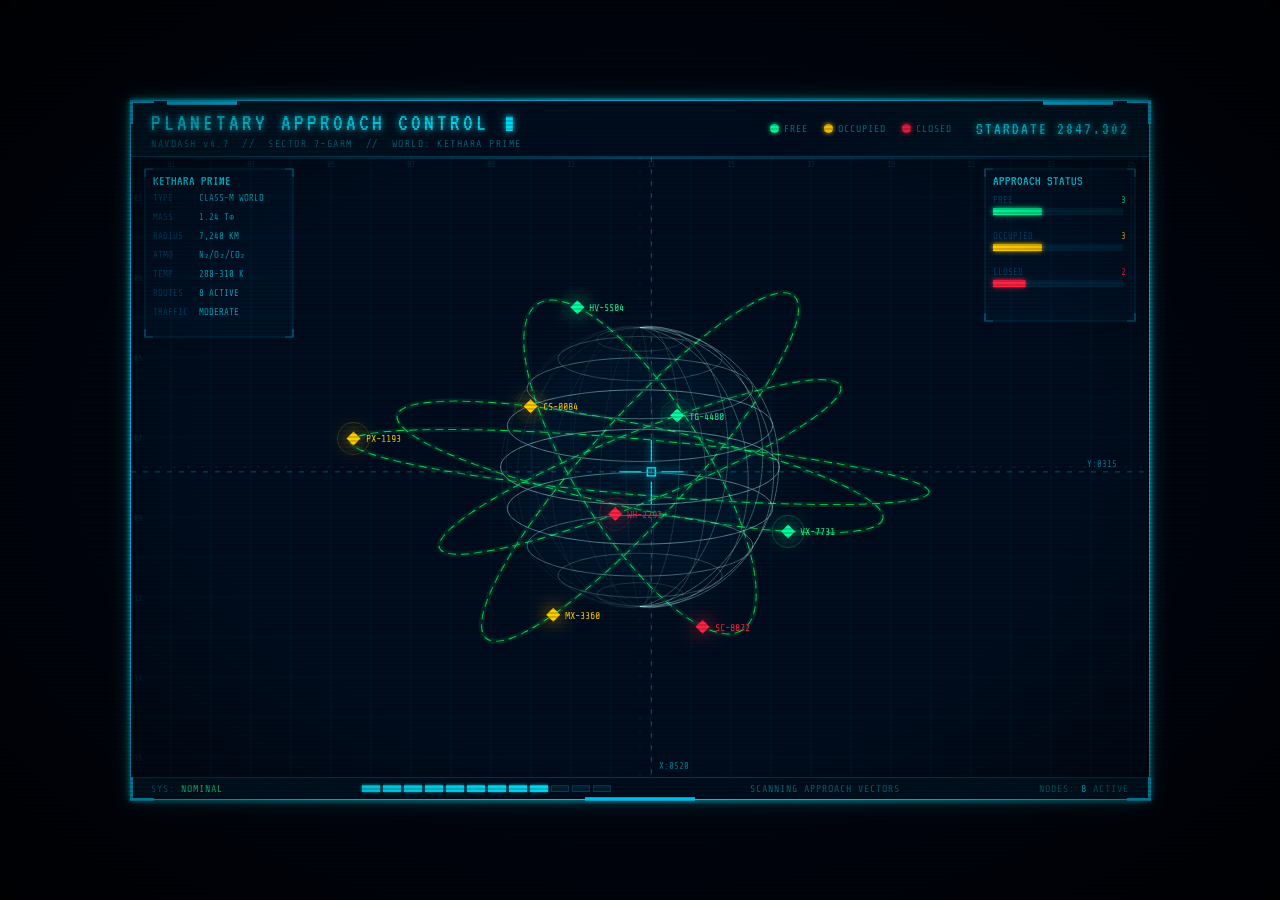
<file: POC Ideas/Loading Screen cassette futurism/index.html>
<!DOCTYPE html>
<html lang="en">
<head>
  <meta charset="UTF-8">
  <meta name="viewport" content="width=device-width, initial-scale=1.0">
  <title>Planetary Approach Control — NAVDASH v4.7</title>
  <link rel="preconnect" href="https://fonts.googleapis.com">
  <link href="https://fonts.googleapis.com/css2?family=Share+Tech+Mono&family=VT323&display=swap" rel="stylesheet">
  <style>
    :root {
      --bg:     #010d1e;
      --cyan:   #00e5ff;
      --green:  #00ff9f;
      --yellow: #ffcc00;
      --red:    #ff2244;
      --frame:  #00ccff;
      --glow:   0 0 6px #00e5ff, 0 0 20px rgba(0,229,255,.28);
      --mono:   'Share Tech Mono', 'Courier New', monospace;
      --vt:     'VT323', monospace;
    }
    *, *::before, *::after { box-sizing: border-box; margin: 0; padding: 0; }

    html, body {
      width: 100%; height: 100%;
      background: #000510;
      display: flex; align-items: center; justify-content: center;
      overflow: hidden;
    }

    /* Scanlines */
    body::before {
      content: ''; position: fixed; inset: 0; z-index: 9999; pointer-events: none;
      background: repeating-linear-gradient(
        0deg, transparent, transparent 2px,
        rgba(0,0,0,.16) 2px, rgba(0,0,0,.16) 4px
      );
    }

    /* CRT vignette */
    body::after {
      content: ''; position: fixed; inset: 0; z-index: 9998; pointer-events: none;
      background: radial-gradient(ellipse at center, transparent 50%, rgba(0,0,0,.78) 100%);
    }

    /* ══ DISPLAY FRAME ══ */
    .display {
      position: relative;
      width: min(96vw, 1020px); height: min(93vh, 700px);
      background: var(--bg);
      border: 1.5px solid var(--frame);
      box-shadow: var(--glow), inset 0 0 45px rgba(0,180,255,.035);
      display: flex; flex-direction: column;
    }

    /* Corner notches */
    .notch { position: absolute; width: 24px; height: 24px; }
    .n-tl { top:-1.5px;    left:-1.5px;   border-top:   3px solid var(--frame); border-left:  3px solid var(--frame); }
    .n-tr { top:-1.5px;    right:-1.5px;  border-top:   3px solid var(--frame); border-right: 3px solid var(--frame); }
    .n-bl { bottom:-1.5px; left:-1.5px;   border-bottom:3px solid var(--frame); border-left:  3px solid var(--frame); }
    .n-br { bottom:-1.5px; right:-1.5px;  border-bottom:3px solid var(--frame); border-right: 3px solid var(--frame); }

    /* Top tab cutouts (decorative notches on top edge) */
    .tab { position: absolute; top: -1.5px; height: 5px; background: var(--frame); }
    .tab-l { left: 36px;  width: 70px; }
    .tab-r { right: 36px; width: 70px; }

    /* Bottom tab cutout */
    .tab-bot { position: absolute; bottom: -1.5px; left: 50%; transform: translateX(-50%); width: 110px; height: 4px; background: var(--frame); }

    /* ══ HEADER ══ */
    .hdr {
      flex: 0 0 auto;
      display: flex; align-items: center; justify-content: space-between;
      padding: 7px 20px;
      border-bottom: 1px solid rgba(0,200,255,.28);
      background: linear-gradient(90deg, rgba(0,204,255,.07) 0%, transparent 35%, transparent 65%, rgba(0,204,255,.07) 100%);
    }
    .hdr-title {
      font-family: var(--vt); font-size: 24px; letter-spacing: 3px;
      color: var(--cyan); text-shadow: var(--glow);
    }
    .hdr-sub {
      font-family: var(--mono); font-size: 10px;
      color: rgba(0,229,255,.42); letter-spacing: 1.5px; margin-top: 2px;
    }
    .hdr-right { display: flex; align-items: center; gap: 24px; }

    .legend { display: flex; gap: 16px; }
    .leg    { display: flex; align-items: center; gap: 5px; font-family: var(--mono); font-size: 10px; color: rgba(0,229,255,.52); letter-spacing: 1px; }
    .dot    { width: 9px; height: 9px; border-radius: 50%; flex-shrink: 0; }
    .dot.free     { background: var(--green);  box-shadow: 0 0 5px var(--green);  }
    .dot.occupied { background: var(--yellow); box-shadow: 0 0 5px var(--yellow); }
    .dot.closed   { background: var(--red);    box-shadow: 0 0 5px var(--red); animation: blink 1.1s step-end infinite; }

    @keyframes blink { 0%,100%{opacity:1} 50%{opacity:.12} }

    .clk {
      font-family: var(--vt); font-size: 17px; letter-spacing: 2px;
      color: var(--cyan); text-shadow: var(--glow);
    }

    /* ══ CANVAS WRAP ══ */
    .cwrap { flex: 1 1 auto; position: relative; overflow: hidden; }
    canvas { display: block; }

    /* Animated sweep line */
    .sweep {
      position: absolute; left: 0; right: 0; height: 2px; top: 0;
      background: linear-gradient(90deg, transparent 0%, rgba(0,229,255,.25) 50%, transparent 100%);
      animation: sweep 7s linear infinite;
      pointer-events: none; z-index: 5;
    }
    @keyframes sweep { 0% { top: 0; } 100% { top: 100%; } }

    /* ══ POPUP ══ */
    .popup {
      position: absolute; z-index: 100; pointer-events: none;
      background: rgba(1,7,20,.97);
      border: 1px solid var(--cyan);
      box-shadow: var(--glow);
      padding: 10px 15px 13px;
      min-width: 248px;
      font-family: var(--mono);
      opacity: 0;
      transition: opacity .2s ease, transform .2s ease;
      transform: scale(.93) translateY(6px);
    }
    .popup.show { opacity: 1; transform: scale(1) translateY(0); }

    /* Small tick connecting popup to node */
    .popup::before {
      content: ''; position: absolute; left: -5px; top: 18px;
      width: 4px; height: 4px;
      background: var(--cyan); box-shadow: 0 0 6px var(--cyan);
    }

    .p-hdr {
      font-family: var(--vt); font-size: 19px; letter-spacing: 2px;
      color: var(--cyan); text-shadow: var(--glow);
      border-bottom: 1px solid rgba(0,229,255,.2);
      padding-bottom: 5px; margin-bottom: 8px;
    }
    .p-grid {
      display: grid; grid-template-columns: auto 1fr; gap: 3px 14px;
    }
    .p-k { font-size: 10px; color: rgba(0,229,255,.33); letter-spacing: .8px; white-space: nowrap; }
    .p-v { font-size: 10px; color: var(--cyan); letter-spacing: .5px; text-align: right; }
    .p-status {
      margin-top: 10px; padding: 4px 0;
      font-family: var(--vt); font-size: 16px; letter-spacing: 3px;
      text-align: center; border: 1px solid;
    }
    .p-status.free     { color: var(--green);  border-color: var(--green);  background: rgba(0,255,159,.06); }
    .p-status.occupied { color: var(--yellow); border-color: var(--yellow); background: rgba(255,204,0,.06); }
    .p-status.closed   { color: var(--red);    border-color: var(--red);    background: rgba(255,34,68,.06); animation: blink 1.1s step-end infinite; }

    /* ══ FOOTER ══ */
    .ftr {
      flex: 0 0 auto;
      display: flex; align-items: center; justify-content: space-between;
      padding: 5px 20px;
      border-top: 1px solid rgba(0,200,255,.28);
      background: linear-gradient(90deg, rgba(0,204,255,.07) 0%, transparent 35%, transparent 65%, rgba(0,204,255,.07) 100%);
      font-family: var(--mono); font-size: 10px;
      color: rgba(0,229,255,.45); letter-spacing: 1px;
    }
    .fbars { display: flex; gap: 3px; align-items: center; }
    .fbar  { width: 18px; height: 7px; background: rgba(0,200,255,.11); border: 1px solid rgba(0,200,255,.18); }
    .fbar.on { background: var(--cyan); box-shadow: 0 0 3px var(--cyan); }

    .blink-t { animation: blink 1.5s step-end infinite; }
  </style>
</head>
<body>

<div class="display">
  <!-- Frame decoration -->
  <div class="notch n-tl"></div>
  <div class="notch n-tr"></div>
  <div class="notch n-bl"></div>
  <div class="notch n-br"></div>
  <div class="tab tab-l"></div>
  <div class="tab tab-r"></div>
  <div class="tab-bot"></div>

  <!-- ── HEADER ── -->
  <header class="hdr">
    <div>
      <div class="hdr-title">PLANETARY APPROACH CONTROL <span class="blink-t">▮</span></div>
      <div class="hdr-sub">NAVDASH v4.7 &nbsp;//&nbsp; SECTOR 7-GARM &nbsp;//&nbsp; WORLD: KETHARA PRIME</div>
    </div>
    <div class="hdr-right">
      <div class="legend">
        <div class="leg"><div class="dot free"></div>FREE</div>
        <div class="leg"><div class="dot occupied"></div>OCCUPIED</div>
        <div class="leg"><div class="dot closed"></div>CLOSED</div>
      </div>
      <div class="clk" id="clk">STARDATE 2847.301</div>
    </div>
  </header>

  <!-- ── CANVAS ── -->
  <div class="cwrap" id="cwrap">
    <canvas id="nav"></canvas>
    <div class="sweep"></div>

    <!-- Vessel detail popup -->
    <div class="popup" id="popup">
      <div class="p-hdr" id="pTitle">NODE DATA</div>
      <div class="p-grid">
        <span class="p-k">VESSEL ID</span>  <span class="p-v" id="pId">—</span>
        <span class="p-k">CLASS</span>       <span class="p-v" id="pCls">—</span>
        <span class="p-k">ROUTE</span>       <span class="p-v" id="pRoute">—</span>
        <span class="p-k">ETA</span>         <span class="p-v" id="pEta">—</span>
        <span class="p-k">CARGO</span>       <span class="p-v" id="pCargo">—</span>
        <span class="p-k">DOCK BERTH</span> <span class="p-v" id="pBerth">—</span>
      </div>
      <div class="p-status" id="pStatus">—</div>
    </div>
  </div>

  <!-- ── FOOTER ── -->
  <footer class="ftr">
    <span>SYS: <span style="color:var(--green)">NOMINAL</span></span>
    <div class="fbars" id="fbars"></div>
    <span id="fStatus">SCANNING APPROACH VECTORS</span>
    <span>NODES: <span id="nCount" style="color:var(--cyan)">0</span> ACTIVE</span>
  </footer>
</div>

<script>
(() => {
  'use strict';

  const canvas = document.getElementById('nav');
  const ctx    = canvas.getContext('2d');
  const cwrap  = document.getElementById('cwrap');
  const popup  = document.getElementById('popup');

  // Canvas fills the wrap div — keep 1:1 CSS↔canvas pixels for popup alignment
  let W, H;
  function resize() {
    W = canvas.width  = cwrap.clientWidth;
    H = canvas.height = cwrap.clientHeight;
  }
  resize();
  window.addEventListener('resize', resize);

  // ════════════════════════════════════════════════
  //  VESSEL / ROUTE DATA
  // ════════════════════════════════════════════════
  const S = { FREE: 'free', OCC: 'occupied', CLO: 'closed' };

  const vessels = [
    { id: 'VX-7731', cls: 'FREIGHTER Mk.IV',    route: 'PROXIMA → KETHARA',       eta: '04:22:17',  cargo: 'DEUTERIUM CELLS',   berth: 'BERTH-07',      s: S.FREE },
    { id: 'CS-0084', cls: 'COURIER SLOOP',       route: 'KETHARA → OUTPOST-9',     eta: '01:55:03',  cargo: 'DIPLOMATIC PKG',    berth: 'BERTH-02',      s: S.OCC  },
    { id: 'WH-2291', cls: 'WARSHIP FRIGATE',     route: 'PATROL ARC Δ',            eta: 'IN TRANSIT', cargo: 'CLASSIFIED',       berth: 'RESTRICTED',    s: S.CLO  },
    { id: 'TG-4480', cls: 'TANKER CLASS-II',     route: 'DEEP BELT → KETHARA',     eta: '08:44:30',  cargo: 'ORE SLURRY',        berth: 'BERTH-12',      s: S.FREE },
    { id: 'PX-1193', cls: 'PASSENGER LINER',     route: 'NEXUS HUB → KETHARA',     eta: '00:30:15',  cargo: 'PASSENGERS (340)',  berth: 'BERTH-01',      s: S.OCC  },
    { id: 'SC-8872', cls: 'SCOUT RUNNER',        route: 'SURVEY LOOP Ω',           eta: 'INDEFINITE', cargo: 'SURVEY DRONES',    berth: 'NONE',          s: S.CLO  },
    { id: 'HV-5504', cls: 'HEAVY HAULER',        route: 'ASTEROID FIELD→KETHARA',  eta: '12:10:48',  cargo: 'CONSTRUCTION MAT.', berth: 'BERTH-08',      s: S.FREE },
    { id: 'MX-3360', cls: 'MEDICAL RUNNER',      route: 'KETHARA → COLONY-3',      eta: '02:17:44',  cargo: 'MEDICAL SUPPLIES',  berth: 'PRIORITY DOCK', s: S.OCC  },
  ];

  // Orbital paths: ax/ay are multiples of globe radius, rot = tilt in degrees
  // nts = parametric t positions (0–1) for nodes along that orbit
  const orbits = [
    { ax: 1.78, ay: 0.30, rot:  12, nts: [0.14, 0.67] },
    { ax: 1.55, ay: 0.25, rot: -22, nts: [0.28, 0.79] },
    { ax: 2.08, ay: 0.20, rot:   5, nts: [0.52]        },
    { ax: 1.38, ay: 0.47, rot:  58, nts: [0.08, 0.58]  },
    { ax: 1.65, ay: 0.36, rot: -48, nts: [0.38]         },
  ];

  // Status colors
  const COL = { free: '#00ff9f', occupied: '#ffcc00', closed: '#ff2244' };

  // ════════════════════════════════════════════════
  //  GLOBE STATE
  // ════════════════════════════════════════════════
  let globeRot = 0;  // longitude rotation for slow spin

  function getGlobe() {
    return {
      cx: W * 0.5,
      cy: H * 0.5,
      r:  Math.min(W, H) * 0.225,
    };
  }

  // ════════════════════════════════════════════════
  //  NODE POSITIONS
  // ════════════════════════════════════════════════
  function orbitPt(cx, cy, r, orb, t) {
    const ax  = r * orb.ax;
    const ay  = r * orb.ay;
    const rot = orb.rot * Math.PI / 180;
    const a   = t * Math.PI * 2;
    const lx  = ax * Math.cos(a);
    const ly  = ay * Math.sin(a);
    return {
      x: cx + lx * Math.cos(rot) - ly * Math.sin(rot),
      y: cy + lx * Math.sin(rot) + ly * Math.cos(rot),
    };
  }

  let nodes = [];

  function buildNodes() {
    const { cx, cy, r } = getGlobe();
    nodes = [];
    let vi = 0;
    orbits.forEach(orb => {
      orb.nts.forEach(t => {
        if (vi >= vessels.length) return;
        const { x, y } = orbitPt(cx, cy, r, orb, t);
        nodes.push({ x, y, v: vessels[vi++] });
      });
    });
    document.getElementById('nCount').textContent = nodes.length;
  }

  // ════════════════════════════════════════════════
  //  DRAW: BACKGROUND GRID
  // ════════════════════════════════════════════════
  function drawGrid() {
    ctx.strokeStyle = 'rgba(0,140,200,.1)';
    ctx.lineWidth = 1;
    const sp = 40;
    for (let x = 0; x < W; x += sp) { ctx.beginPath(); ctx.moveTo(x, 0); ctx.lineTo(x, H); ctx.stroke(); }
    for (let y = 0; y < H; y += sp) { ctx.beginPath(); ctx.moveTo(0, y); ctx.lineTo(W, y); ctx.stroke(); }
    // Axis tick labels
    ctx.fillStyle = 'rgba(0,200,255,.17)';
    ctx.font = '8px "Share Tech Mono", monospace';
    for (let x = sp; x < W; x += sp * 2) ctx.fillText(String(x / sp).padStart(2, '0'), x - 4, 10);
    for (let y = sp; y < H; y += sp * 2) ctx.fillText(String(y / sp).padStart(2, '0'), 3,     y + 4);
  }

  // ════════════════════════════════════════════════
  //  DRAW: WIREFRAME GLOBE
  // ════════════════════════════════════════════════
  function drawGlobe() {
    const { cx, cy, r } = getGlobe();
    const LAT = 10, LON = 16;

    // Latitude rings (ellipses projected with ~15° tilt)
    ctx.lineWidth = 0.75;
    for (let i = 0; i <= LAT; i++) {
      const phi  = -Math.PI / 2 + Math.PI * i / LAT;
      const cosP = Math.cos(phi), sinP = Math.sin(phi);
      const ry   = r * cosP;
      const py   = cy + r * sinP * 0.96;   // slight perspective correction
      if (ry < 0.5) continue;
      const alpha = (0.14 + 0.52 * cosP * cosP).toFixed(2);
      ctx.strokeStyle = `rgba(185,255,242,${alpha})`;
      ctx.beginPath();
      ctx.ellipse(cx, py, ry, ry * 0.27, 0, 0, Math.PI * 2);
      ctx.stroke();
    }

    // Longitude arcs — rotate with globeRot for slow spin effect
    ctx.lineWidth = 0.65;
    for (let i = 0; i < LON; i++) {
      const lon  = globeRot + (Math.PI * 2 * i) / LON;
      const cosL = Math.cos(lon), sinL = Math.sin(lon);
      const face = Math.max(0, cosL);                  // front-face brightness
      const alpha = (0.1 + 0.48 * face).toFixed(2);
      ctx.strokeStyle = `rgba(185,255,242,${alpha})`;
      ctx.beginPath();
      let first = true;
      for (let j = 0; j <= 52; j++) {
        const phi  = -Math.PI / 2 + Math.PI * j / 52;
        const cosP = Math.cos(phi), sinP = Math.sin(phi);
        // Orthographic projection with subtle Z-axis tilt
        const px = cx + r * cosP * cosL;
        const py = cy + r * sinP - r * cosP * sinL * 0.16;
        first ? (ctx.moveTo(px, py), first = false) : ctx.lineTo(px, py);
      }
      ctx.stroke();
    }

    // Atmosphere glow
    const grd = ctx.createRadialGradient(cx, cy, r * 0.78, cx, cy, r * 1.35);
    grd.addColorStop(0, 'rgba(0,160,255,.055)');
    grd.addColorStop(1, 'rgba(0,0,0,0)');
    ctx.fillStyle = grd;
    ctx.beginPath(); ctx.arc(cx, cy, r * 1.35, 0, Math.PI * 2); ctx.fill();
  }

  // ════════════════════════════════════════════════
  //  DRAW: ORBITAL FLIGHT PATHS
  // ════════════════════════════════════════════════
  function drawOrbits() {
    const { cx, cy, r } = getGlobe();
    orbits.forEach(orb => {
      const ax  = r * orb.ax;
      const ay  = r * orb.ay;
      const rot = orb.rot * Math.PI / 180;

      ctx.save();
      ctx.translate(cx, cy);
      ctx.rotate(rot);

      // Glow halo
      ctx.strokeStyle = 'rgba(0,255,102,.1)';
      ctx.lineWidth = 5;
      ctx.beginPath(); ctx.ellipse(0, 0, ax, ay, 0, 0, Math.PI * 2); ctx.stroke();

      // Dashed path line
      ctx.strokeStyle = '#00dd55';
      ctx.lineWidth = 1;
      ctx.setLineDash([8, 5]);
      ctx.beginPath(); ctx.ellipse(0, 0, ax, ay, 0, 0, Math.PI * 2); ctx.stroke();
      ctx.setLineDash([]);
      ctx.restore();
    });
  }

  // ════════════════════════════════════════════════
  //  DRAW: NODES (diamonds with status colour + pulse)
  // ════════════════════════════════════════════════
  function drawNodes(frameN, activeIdx, flashNow) {
    nodes.forEach((nd, i) => {
      const col = COL[nd.v.s];
      const sz  = 7;

      // Outer pulse ring
      const phase = 0.45 + 0.45 * Math.sin(frameN * 0.0026 + nd.x * 0.04);
      ctx.strokeStyle = col;
      ctx.globalAlpha = phase * 0.28;
      ctx.lineWidth = 1;
      ctx.beginPath(); ctx.arc(nd.x, nd.y, sz * 2.3, 0, Math.PI * 2); ctx.stroke();
      ctx.globalAlpha = 1;

      // Click flash ripple (brief expanding ring on arrival)
      if (i === activeIdx && flashNow > 0) {
        const fp  = Math.max(0, 1 - flashNow);
        const rad = sz * 2 + fp * sz * 5;
        ctx.strokeStyle = `rgba(255,255,255,${(1 - fp) * 0.7})`;
        ctx.lineWidth = 2;
        ctx.beginPath(); ctx.arc(nd.x, nd.y, rad, 0, Math.PI * 2); ctx.stroke();
      }

      // Diamond glow
      ctx.shadowColor = col;
      ctx.shadowBlur  = 18;
      ctx.fillStyle   = col;
      ctx.beginPath();
      ctx.moveTo(nd.x,      nd.y - sz);
      ctx.lineTo(nd.x + sz, nd.y     );
      ctx.lineTo(nd.x,      nd.y + sz);
      ctx.lineTo(nd.x - sz, nd.y     );
      ctx.closePath();
      ctx.fill();
      ctx.shadowBlur = 0;

      // ID label
      ctx.fillStyle = col;
      ctx.font = '10px "Share Tech Mono", monospace';
      ctx.fillText(nd.v.id, nd.x + sz + 5, nd.y + 4);
    });
  }

  // ════════════════════════════════════════════════
  //  DRAW: FAINT PLANET-CENTRE AXES
  // ════════════════════════════════════════════════
  function drawAxes() {
    const { cx, cy } = getGlobe();
    ctx.strokeStyle = 'rgba(0,200,255,.1)';
    ctx.lineWidth = 1;
    ctx.setLineDash([3, 11]);
    ctx.beginPath(); ctx.moveTo(cx, 0); ctx.lineTo(cx, H); ctx.stroke();
    ctx.beginPath(); ctx.moveTo(0, cy); ctx.lineTo(W, cy); ctx.stroke();
    ctx.setLineDash([]);
  }

  // ════════════════════════════════════════════════
  //  DRAW: SIDE INFO PANELS (on canvas)
  // ════════════════════════════════════════════════
  function drawPanels() {
    // ── LEFT: Planet facts ──
    const lx = 14, ly = 12, pw = 148, ph = 168;
    ctx.fillStyle   = 'rgba(0,160,255,.04)';
    ctx.fillRect(lx, ly, pw, ph);
    ctx.strokeStyle = 'rgba(0,200,255,.2)';
    ctx.lineWidth   = 1;
    ctx.strokeRect(lx, ly, pw, ph);
    // bracket corners
    drawBracket(lx, ly, 8);
    drawBracket(lx + pw, ly, 8, true, false);
    drawBracket(lx, ly + ph, 8, false, true);
    drawBracket(lx + pw, ly + ph, 8, true, true);

    ctx.fillStyle = '#00e5ff';
    ctx.font = '14px "VT323", monospace';
    ctx.fillText('KETHARA PRIME', lx + 8, ly + 16);

    const leftData = [
      ['TYPE',    'CLASS-M WORLD'],
      ['MASS',    '1.24 T⊕'],
      ['RADIUS',  '7,240 KM'],
      ['ATMO',    'N₂/O₂/CO₂'],
      ['TEMP',    '288–310 K'],
      ['ROUTES',  nodes.length + ' ACTIVE'],
      ['TRAFFIC', 'MODERATE'],
    ];
    leftData.forEach(([k, v], i) => {
      const y2 = ly + 32 + i * 19;
      ctx.font = '9px "Share Tech Mono", monospace';
      ctx.fillStyle = 'rgba(0,180,255,.3)';  ctx.fillText(k, lx + 8,  y2);
      ctx.fillStyle = 'rgba(0,229,255,.72)'; ctx.fillText(v, lx + 54, y2);
    });

    // ── RIGHT: Approach status ──
    const rpw = 150, rph = 152, rx = W - rpw - 14, ry = 12;
    ctx.fillStyle   = 'rgba(0,160,255,.04)';
    ctx.fillRect(rx, ry, rpw, rph);
    ctx.strokeStyle = 'rgba(0,200,255,.2)';
    ctx.lineWidth   = 1;
    ctx.strokeRect(rx, ry, rpw, rph);
    drawBracket(rx, ry, 8);
    drawBracket(rx + rpw, ry, 8, true, false);
    drawBracket(rx, ry + rph, 8, false, true);
    drawBracket(rx + rpw, ry + rph, 8, true, true);

    ctx.fillStyle = '#00e5ff';
    ctx.font = '14px "VT323", monospace';
    ctx.fillText('APPROACH STATUS', rx + 8, ry + 16);

    const cnt = { free: 0, occupied: 0, closed: 0 };
    nodes.forEach(n => cnt[n.v.s]++);

    [['FREE', cnt.free, COL.free], ['OCCUPIED', cnt.occupied, COL.occupied], ['CLOSED', cnt.closed, COL.closed]]
      .forEach(([lbl, c, col], i) => {
        const by  = ry + 34 + i * 36;
        const bw  = rpw - 20;
        ctx.font = '9px "Share Tech Mono", monospace';
        ctx.fillStyle = 'rgba(0,180,255,.3)'; ctx.fillText(lbl, rx + 8, by);
        ctx.fillStyle = col;                  ctx.fillText(String(c), rx + rpw - 14, by);
        // bar background
        ctx.fillStyle = 'rgba(0,200,255,.1)';
        ctx.fillRect(rx + 8, by + 5, bw, 7);
        // bar fill
        ctx.fillStyle   = col;
        ctx.shadowColor = col; ctx.shadowBlur = 5;
        ctx.fillRect(rx + 8, by + 5, bw * (c / Math.max(nodes.length, 1)), 7);
        ctx.shadowBlur  = 0;
      });
  }

  // Small L-bracket at panel corner
  function drawBracket(x, y, len, flipX = false, flipY = false) {
    const dx = flipX ? -1 : 1;
    const dy = flipY ? -1 : 1;
    ctx.strokeStyle = 'rgba(0,200,255,.45)';
    ctx.lineWidth   = 1.2;
    ctx.beginPath();
    ctx.moveTo(x + dx * len, y);
    ctx.lineTo(x, y);
    ctx.lineTo(x, y + dy * len);
    ctx.stroke();
  }

  // ════════════════════════════════════════════════
  //  DRAW: CROSSHAIR CURSOR (full-span lines)
  // ════════════════════════════════════════════════
  function drawCrosshair(x, y) {
    ctx.save();

    // Full-width horizontal + full-height vertical — dashed, dim
    ctx.strokeStyle = 'rgba(0,229,255,.35)';
    ctx.lineWidth   = 1;
    ctx.setLineDash([5, 7]);
    ctx.beginPath(); ctx.moveTo(0, y); ctx.lineTo(W, y); ctx.stroke();
    ctx.beginPath(); ctx.moveTo(x, 0); ctx.lineTo(x, H); ctx.stroke();
    ctx.setLineDash([]);

    // Solid short arms near the cursor centre
    ctx.strokeStyle = '#00e5ff';
    ctx.lineWidth   = 1.3;
    ctx.shadowColor = '#00e5ff';
    ctx.shadowBlur  = 8;
    const gap = 10, arm = 22;
    ctx.beginPath();
    ctx.moveTo(x - gap - arm, y); ctx.lineTo(x - gap, y);
    ctx.moveTo(x + gap,       y); ctx.lineTo(x + gap + arm, y);
    ctx.moveTo(x, y - gap - arm); ctx.lineTo(x, y - gap);
    ctx.moveTo(x, y + gap);       ctx.lineTo(x, y + gap + arm);
    ctx.stroke();

    // Centre box
    ctx.lineWidth = 1.5;
    ctx.strokeRect(x - 4, y - 4, 8, 8);
    ctx.shadowBlur = 0;

    // Edge coordinate readouts
    ctx.fillStyle = 'rgba(0,229,255,.52)';
    ctx.font = '9px "Share Tech Mono", monospace';
    ctx.fillText('X:' + String(Math.round(x)).padStart(4, '0'), x + 8,  H - 8);
    ctx.fillText('Y:' + String(Math.round(y)).padStart(4, '0'), W - 62, y - 5);

    ctx.restore();
  }

  // ════════════════════════════════════════════════
  //  POPUP: open / close
  // ════════════════════════════════════════════════
  function openPopup(nd) {
    const v = nd.v;
    document.getElementById('pTitle').textContent  = v.id + ' // NODE DATA';
    document.getElementById('pId').textContent     = v.id;
    document.getElementById('pCls').textContent    = v.cls;
    document.getElementById('pRoute').textContent  = v.route;
    document.getElementById('pEta').textContent    = v.eta;
    document.getElementById('pCargo').textContent  = v.cargo;
    document.getElementById('pBerth').textContent  = v.berth;
    const ps = document.getElementById('pStatus');
    ps.textContent = v.s.toUpperCase();
    ps.className   = 'p-status ' + v.s;

    // Position near node, clamp to canvas bounds
    let px = nd.x + 18, py = nd.y - 12;
    if (px + 262 > W) px = nd.x - 278;
    if (py + 210 > H) py = nd.y - 200;
    if (py < 0)       py = nd.y + 18;
    if (px < 0)       px = nd.x + 18;

    popup.style.left = px + 'px';
    popup.style.top  = py + 'px';
    popup.classList.add('show');
    document.getElementById('fStatus').textContent = 'SCANNING: ' + v.id + ' // ' + v.s.toUpperCase();
  }

  function closePopup() {
    popup.classList.remove('show');
    document.getElementById('fStatus').textContent = 'SCANNING APPROACH VECTORS';
  }

  // ════════════════════════════════════════════════
  //  FOOTER ACTIVITY BARS
  // ════════════════════════════════════════════════
  const fbarsEl = document.getElementById('fbars');
  for (let i = 0; i < 12; i++) {
    const d = document.createElement('div');
    d.className = 'fbar' + (i < 8 ? ' on' : '');
    fbarsEl.appendChild(d);
  }
  let fbT = 0;
  function tickFbars() {
    fbT++;
    const lit = 5 + Math.round(4 * Math.abs(Math.sin(fbT * 0.09)));
    fbarsEl.querySelectorAll('.fbar').forEach((b, i) => b.classList.toggle('on', i < lit));
  }

  // ════════════════════════════════════════════════
  //  STARDATE CLOCK
  // ════════════════════════════════════════════════
  let sd = 2847.301;
  setInterval(() => {
    sd += 0.001;
    document.getElementById('clk').textContent = 'STARDATE ' + sd.toFixed(3);
  }, 1000);

  // ════════════════════════════════════════════════
  //  CROSSHAIR ANIMATION STATE MACHINE
  // ════════════════════════════════════════════════
  let curX = 0, curY = 0;        // current crosshair position
  let srcX = 0, srcY = 0;        // movement start
  let tgtX = 0, tgtY = 0;        // movement target

  let nodeIdx   = 0;
  let flashProgress = -1;        // -1 = none, 0..1 = animating

  const PH  = { INIT:0, MOVE:1, PAUSE:2, POPUP:3, DISMISS:4 };
  let phase = PH.INIT;
  let phaseStart = 0;

  const DUR = {
    init:    900,   // ms before first move
    move:   1700,   // ms to travel between nodes
    pause:   450,   // ms pause after arriving (before popup)
    popup:  3800,   // ms popup stays visible
    dismiss: 650,   // ms after closing popup
  };

  function easeInOut(t) { return t < 0.5 ? 2 * t * t : -1 + (4 - 2 * t) * t; }

  // ════════════════════════════════════════════════
  //  MAIN ANIMATION LOOP
  // ════════════════════════════════════════════════
  let frameN    = 0;
  let firstLoop = true;

  function loop(now) {
    if (firstLoop) {
      phaseStart = now;
      curX = srcX = tgtX = W * 0.5;
      curY = srcY = tgtY = H * 0.5;
      firstLoop = false;
    }

    frameN++;
    globeRot += 0.0018;   // slow planetary rotation

    // ── rebuild node positions each frame (trivially cheap, stays accurate on resize)
    buildNodes();

    // ── draw ──
    ctx.fillStyle = '#010d1e';
    ctx.fillRect(0, 0, W, H);

    drawGrid();
    drawAxes();
    drawOrbits();
    drawGlobe();
    drawNodes(frameN, nodeIdx, flashProgress);
    drawPanels();
    drawCrosshair(curX, curY);

    // ── advance flash ──
    if (flashProgress >= 0) {
      flashProgress = Math.min(flashProgress + 0.06, 1);
      if (flashProgress >= 1) flashProgress = -1;
    }

    // ── phase state machine ──
    if (nodes.length === 0) { requestAnimationFrame(loop); return; }

    const el = now - phaseStart;

    switch (phase) {
      case PH.INIT:
        if (el > DUR.init) {
          srcX = curX; srcY = curY;
          tgtX = nodes[nodeIdx].x; tgtY = nodes[nodeIdx].y;
          phase = PH.MOVE; phaseStart = now;
        }
        break;

      case PH.MOVE: {
        const p = Math.min(el / DUR.move, 1);
        const e = easeInOut(p);
        curX = srcX + (tgtX - srcX) * e;
        curY = srcY + (tgtY - srcY) * e;
        if (p >= 1) { phase = PH.PAUSE; phaseStart = now; }
        break;
      }

      case PH.PAUSE:
        if (el > DUR.pause) {
          flashProgress = 0;
          openPopup(nodes[nodeIdx]);
          phase = PH.POPUP; phaseStart = now;
        }
        break;

      case PH.POPUP:
        if (el > DUR.popup) {
          closePopup();
          phase = PH.DISMISS; phaseStart = now;
        }
        break;

      case PH.DISMISS:
        if (el > DUR.dismiss) {
          nodeIdx = (nodeIdx + 1) % nodes.length;
          srcX = curX; srcY = curY;
          tgtX = nodes[nodeIdx].x; tgtY = nodes[nodeIdx].y;
          phase = PH.MOVE; phaseStart = now;
        }
        break;
    }

    tickFbars();
    requestAnimationFrame(loop);
  }

  requestAnimationFrame(loop);

})();
</script>
</body>
</html>
</file>
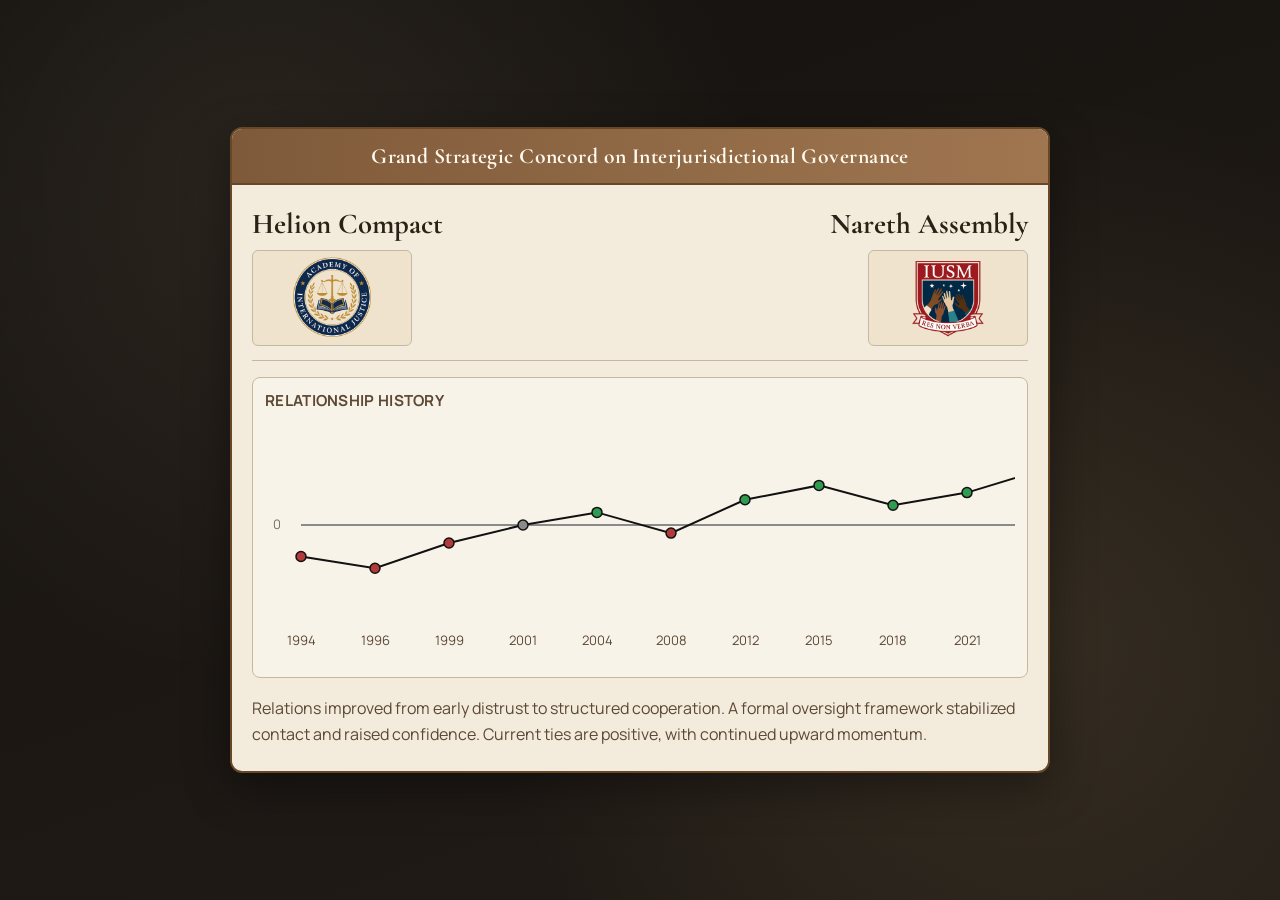
<file: POC Ideas/Org Relationship POC/index.html>
<!doctype html>
<html lang="en">
<head>
  <meta charset="UTF-8">
  <meta name="viewport" content="width=device-width, initial-scale=1.0">
  <title>Org Relationship POC</title>
  <link rel="preconnect" href="https://fonts.googleapis.com">
  <link rel="preconnect" href="https://fonts.gstatic.com" crossorigin>
  <link href="https://fonts.googleapis.com/css2?family=Cormorant+Garamond:wght@500;600;700&family=Manrope:wght@400;500;700&display=swap" rel="stylesheet">
  <style>
    :root {
      --bg-deep: #15120f;
      --bg-mid: #221c17;
      --panel: #f3ecdd;
      --ink: #2a2016;
      --ink-soft: #5c4834;
      --accent: #8f6a45;
      --accent-dark: #664828;
      --line: #c8b79f;
    }

    * {
      box-sizing: border-box;
    }

    body {
      margin: 0;
      min-height: 100vh;
      font-family: "Manrope", sans-serif;
      color: var(--ink);
      background:
        radial-gradient(circle at 20% 20%, rgba(255, 231, 188, 0.08), transparent 40%),
        radial-gradient(circle at 80% 70%, rgba(255, 218, 146, 0.1), transparent 45%),
        linear-gradient(160deg, var(--bg-deep), var(--bg-mid));
      display: grid;
      place-items: center;
      padding: 20px;
    }

    .modal-box {
      width: min(820px, 96vw);
      border: 2px solid var(--accent-dark);
      border-radius: 12px;
      background: var(--panel);
      overflow: hidden;
      box-shadow: 0 14px 45px rgba(0, 0, 0, 0.4);
    }

    .status-banner {
      padding: 14px 18px;
      background: linear-gradient(90deg, #7f5a3a, #9f7650);
      color: #fff8ec;
      font-family: "Cormorant Garamond", serif;
      font-size: clamp(1.05rem, 2.3vw, 1.35rem);
      font-weight: 700;
      letter-spacing: 0.02em;
      border-bottom: 2px solid var(--accent-dark);
      text-align: center;
    }

    .content {
      padding: 22px 20px 24px;
    }

    .org-row {
      display: flex;
      justify-content: space-between;
      gap: 16px;
      padding-bottom: 14px;
      margin-bottom: 14px;
      border-bottom: 1px solid var(--line);
    }

    .org-card {
      width: 48%;
      display: flex;
      flex-direction: column;
      gap: 10px;
    }

    .org-name {
      font-family: "Cormorant Garamond", serif;
      font-size: clamp(1.25rem, 2.6vw, 1.8rem);
      font-weight: 700;
      line-height: 1.15;
      margin: 0;
    }

    .org-name.left {
      text-align: left;
    }

    .org-name.right {
      text-align: right;
    }

    .org-logo {
      width: min(160px, 100%);
      height: 96px;
      object-fit: contain;
      border: 1px solid #c5b8a1;
      border-radius: 6px;
      background: #efe3cd;
      padding: 6px;
    }

    .org-logo.left {
      align-self: flex-start;
    }

    .org-logo.right {
      align-self: flex-end;
    }

    .summary {
      margin: 0;
      color: var(--ink-soft);
      font-size: 1rem;
      line-height: 1.6;
    }

    .graph-panel {
      position: relative;
      margin: 16px 0 18px;
      padding: 12px;
      border: 1px solid var(--line);
      border-radius: 8px;
      background: #f8f3e8;
    }

    .graph-title {
      margin: 0 0 8px;
      font-size: 0.95rem;
      font-weight: 700;
      letter-spacing: 0.02em;
      text-transform: uppercase;
      color: var(--ink-soft);
    }

    .graph {
      height: 240px;
      display: block;
    }

    .graph-scroll {
      width: 100%;
      overflow-x: auto;
      overflow-y: hidden;
      padding-bottom: 6px;
    }

    .graph-scroll::-webkit-scrollbar {
      height: 10px;
    }

    .graph-scroll::-webkit-scrollbar-track {
      background: #e1d5c2;
      border-radius: 999px;
    }

    .graph-scroll::-webkit-scrollbar-thumb {
      background: #9a7651;
      border-radius: 999px;
    }

    .graph-tooltip {
      position: absolute;
      top: 0;
      left: 0;
      transform: translate(-50%, -130%);
      background: rgba(34, 28, 23, 0.96);
      color: #fff7e8;
      border: 1px solid #8f6a45;
      border-radius: 6px;
      padding: 5px 8px;
      font-size: 0.84rem;
      line-height: 1.2;
      white-space: normal;
      max-width: 280px;
      box-shadow: 0 6px 14px rgba(0, 0, 0, 0.3);
      pointer-events: none;
      opacity: 0;
      visibility: hidden;
      transition: opacity 120ms ease;
      z-index: 3;
    }

    .graph-tooltip.visible {
      opacity: 1;
      visibility: visible;
    }

    @media (max-width: 640px) {
      .org-row {
        flex-direction: column;
      }

      .org-card {
        width: 100%;
      }

      .org-name.left,
      .org-name.right {
        text-align: left;
      }

      .org-logo.left,
      .org-logo.right {
        align-self: flex-start;
      }
    }
  </style>
</head>
<body>
  <section class="modal-box" aria-label="Organization relationship modal">
    <header class="status-banner" id="status"></header>
    <div class="content">
      <div class="org-row" aria-label="Organization names">
        <div class="org-card">
          <h2 class="org-name left" id="org-left"></h2>
          <img class="org-logo left" id="org-left-logo" alt="">
        </div>
        <div class="org-card">
          <h2 class="org-name right" id="org-right"></h2>
          <img class="org-logo right" id="org-right-logo" alt="">
        </div>
      </div>
      <div class="graph-panel" aria-label="Relationship history graph">
        <p class="graph-title">Relationship History</p>
        <div class="graph-scroll" id="graph-scroll">
          <svg class="graph" id="relationship-graph" role="img" aria-label="Relationship scores over time"></svg>
        </div>
        <div class="graph-tooltip" id="graph-tooltip" aria-hidden="true"></div>
      </div>
      <p class="summary" id="summary"></p>
    </div>
  </section>

  <script>
    const relationshipData = {
      organizations: {
        leftName: "Helion Compact",
        rightName: "Nareth Assembly",
        leftLogo: "./Logos/AIJ.png",
        rightLogo: "./Logos/IUSM.png"
      },
      history: [
        { year: 1994, score: -35, diplomaticStatus: "Restricted Contact under Emergency Liaison Protocol" },
        { year: 1996, score: -48, diplomaticStatus: "Reciprocal Censure and Border Transit Suspension" },
        { year: 1999, score: -20, diplomaticStatus: "Conditional Deconfliction Talks under Neutral Mediation" },
        { year: 2001, score: 0, diplomaticStatus: "Interjurisdictional Mutual Observer Accord" },
        { year: 2004, score: 14, diplomaticStatus: "Bilateral Recognition with Special Observer Protocols" },
        { year: 2008, score: -9, diplomaticStatus: "Limited Engagement after Compliance Review Dispute" },
        { year: 2012, score: 28, diplomaticStatus: "Structured Civil Exchange and Transit Restoration Compact" },
        { year: 2015, score: 44, diplomaticStatus: "Joint Security Consultation and Trade Harmonization Pact" },
        { year: 2018, score: 22, diplomaticStatus: "Temporary Oversight Administration during Charter Audit" },
        { year: 2021, score: 36, diplomaticStatus: "Cooperative Resource Access and Monitoring Framework" },
        { year: 2025, score: 61, diplomaticStatus: "Strategic Partnership under UCE Oversight" },
        { year: 2027, score: 55, diplomaticStatus: "Expanded Port Access and Mutual Customs Accord" },
        { year: 2029, score: 48, diplomaticStatus: "Compliance Cooling Period with Conditional Exceptions" },
        { year: 2031, score: 66, diplomaticStatus: "Joint Infrastructure Development and Security Annex" },
        { year: 2033, score: 39, diplomaticStatus: "Dispute Arbitration Framework under Third-Party Review" },
        { year: 2035, score: 72, diplomaticStatus: "High Council Recognition and Open Transit Protocol" },
        { year: 2037, score: 31, diplomaticStatus: "Targeted Sanctions Relief with Monitoring Clauses" },
        { year: 2039, score: 58, diplomaticStatus: "Mutual Technology Sharing and Research Safeguards Pact" },
        { year: 2041, score: 44, diplomaticStatus: "Revised Border Coordination and Incident Response Charter" },
        { year: 2044, score: 69, diplomaticStatus: "Comprehensive Civil Exchange and Defense Liaison Treaty" },
        { year: 2048, score: 74, diplomaticStatus: "Grand Strategic Concord on Interjurisdictional Governance" }
      ],
      summary: "Relations improved from early distrust to structured cooperation. A formal oversight framework stabilized contact and raised confidence. Current ties are positive, with continued upward momentum."
    };

    function drawRelationshipGraph(svg, tooltip, history) {
      const height = 240;
      const margin = { top: 16, right: 20, bottom: 44, left: 36 };
      const minStep = 74;
      const sortedHistory = [...history].sort((a, b) => a.year - b.year);
      const width = margin.left + margin.right + Math.max(1, sortedHistory.length - 1) * minStep;
      const plotWidth = width - margin.left - margin.right;
      const plotHeight = height - margin.top - margin.bottom;

      svg.setAttribute("viewBox", `0 0 ${width} ${height}`);
      svg.style.width = `${width}px`;
      svg.style.height = `${height}px`;

      const createSvg = (tagName) => document.createElementNS("http://www.w3.org/2000/svg", tagName);
      const scoreToY = (score) => margin.top + ((100 - score) / 200) * plotHeight;
      const step = sortedHistory.length > 1 ? plotWidth / (sortedHistory.length - 1) : 0;
      const zeroY = scoreToY(0);

      const baseline = createSvg("line");
      baseline.setAttribute("x1", String(margin.left));
      baseline.setAttribute("y1", String(zeroY));
      baseline.setAttribute("x2", String(width - margin.right));
      baseline.setAttribute("y2", String(zeroY));
      baseline.setAttribute("stroke", "#8a8a8a");
      baseline.setAttribute("stroke-width", "2");
      svg.appendChild(baseline);

      const zeroLabel = createSvg("text");
      zeroLabel.setAttribute("x", "8");
      zeroLabel.setAttribute("y", String(zeroY + 4));
      zeroLabel.setAttribute("fill", "#6f6f6f");
      zeroLabel.setAttribute("font-size", "13");
      zeroLabel.setAttribute("font-family", "Manrope, sans-serif");
      zeroLabel.textContent = "0";
      svg.appendChild(zeroLabel);

      const points = sortedHistory.map((point, index) => {
        const x = margin.left + index * step;
        const y = scoreToY(point.score);
        return { ...point, x, y };
      });

      const showTooltip = (point, event) => {
        const panelBounds = tooltip.offsetParent.getBoundingClientRect();
        const left = event.clientX - panelBounds.left;
        const top = event.clientY - panelBounds.top;
        tooltip.style.left = `${left}px`;
        tooltip.style.top = `${top}px`;
        tooltip.innerHTML = `
          <strong>${point.year}</strong><br>
          Score: ${point.score}<br>
          Status: ${point.diplomaticStatus}
        `;
        tooltip.classList.add("visible");
      };

      const hideTooltip = () => {
        tooltip.classList.remove("visible");
      };

      const path = createSvg("path");
      const d = points
        .map((point, index) => `${index === 0 ? "M" : "L"}${point.x} ${point.y}`)
        .join(" ");
      path.setAttribute("d", d);
      path.setAttribute("fill", "none");
      path.setAttribute("stroke", "#111111");
      path.setAttribute("stroke-width", "2");
      svg.appendChild(path);

      points.forEach((point) => {
        const dot = createSvg("circle");
        dot.setAttribute("cx", String(point.x));
        dot.setAttribute("cy", String(point.y));
        dot.setAttribute("r", "5");
        dot.setAttribute("stroke", "#111111");
        dot.setAttribute("stroke-width", "1.5");
        dot.style.cursor = "pointer";

        if (point.score > 0) {
          dot.setAttribute("fill", "#2f9c52");
        } else if (point.score < 0) {
          dot.setAttribute("fill", "#b33a3a");
        } else {
          dot.setAttribute("fill", "#8a8a8a");
        }

        dot.addEventListener("mouseenter", (event) => showTooltip(point, event));
        dot.addEventListener("mousemove", (event) => showTooltip(point, event));
        dot.addEventListener("mouseleave", hideTooltip);

        const dotLabel = createSvg("title");
        dotLabel.textContent = `${point.year} | Score: ${point.score} | ${point.diplomaticStatus}`;
        dot.appendChild(dotLabel);

        svg.appendChild(dot);

        const yearLabel = createSvg("text");
        yearLabel.setAttribute("x", String(point.x));
        yearLabel.setAttribute("y", String(height - 14));
        yearLabel.setAttribute("text-anchor", "middle");
        yearLabel.setAttribute("fill", "#5c4834");
        yearLabel.setAttribute("font-size", "13");
        yearLabel.setAttribute("font-family", "Manrope, sans-serif");
        yearLabel.textContent = String(point.year);
        svg.appendChild(yearLabel);
      });
    }

    const latestHistoryEntry = [...relationshipData.history]
      .sort((a, b) => a.year - b.year)
      .at(-1);

    document.getElementById("status").textContent = latestHistoryEntry
      ? latestHistoryEntry.diplomaticStatus
      : "Diplomatic status unavailable";
    document.getElementById("org-left").textContent = relationshipData.organizations.leftName;
    document.getElementById("org-right").textContent = relationshipData.organizations.rightName;
    document.getElementById("org-left-logo").src = relationshipData.organizations.leftLogo;
    document.getElementById("org-right-logo").src = relationshipData.organizations.rightLogo;
    document.getElementById("org-left-logo").alt = `${relationshipData.organizations.leftName} logo`;
    document.getElementById("org-right-logo").alt = `${relationshipData.organizations.rightName} logo`;
    document.getElementById("summary").textContent = relationshipData.summary;
    drawRelationshipGraph(
      document.getElementById("relationship-graph"),
      document.getElementById("graph-tooltip"),
      relationshipData.history
    );
  </script>
</body>
</html>
</file>
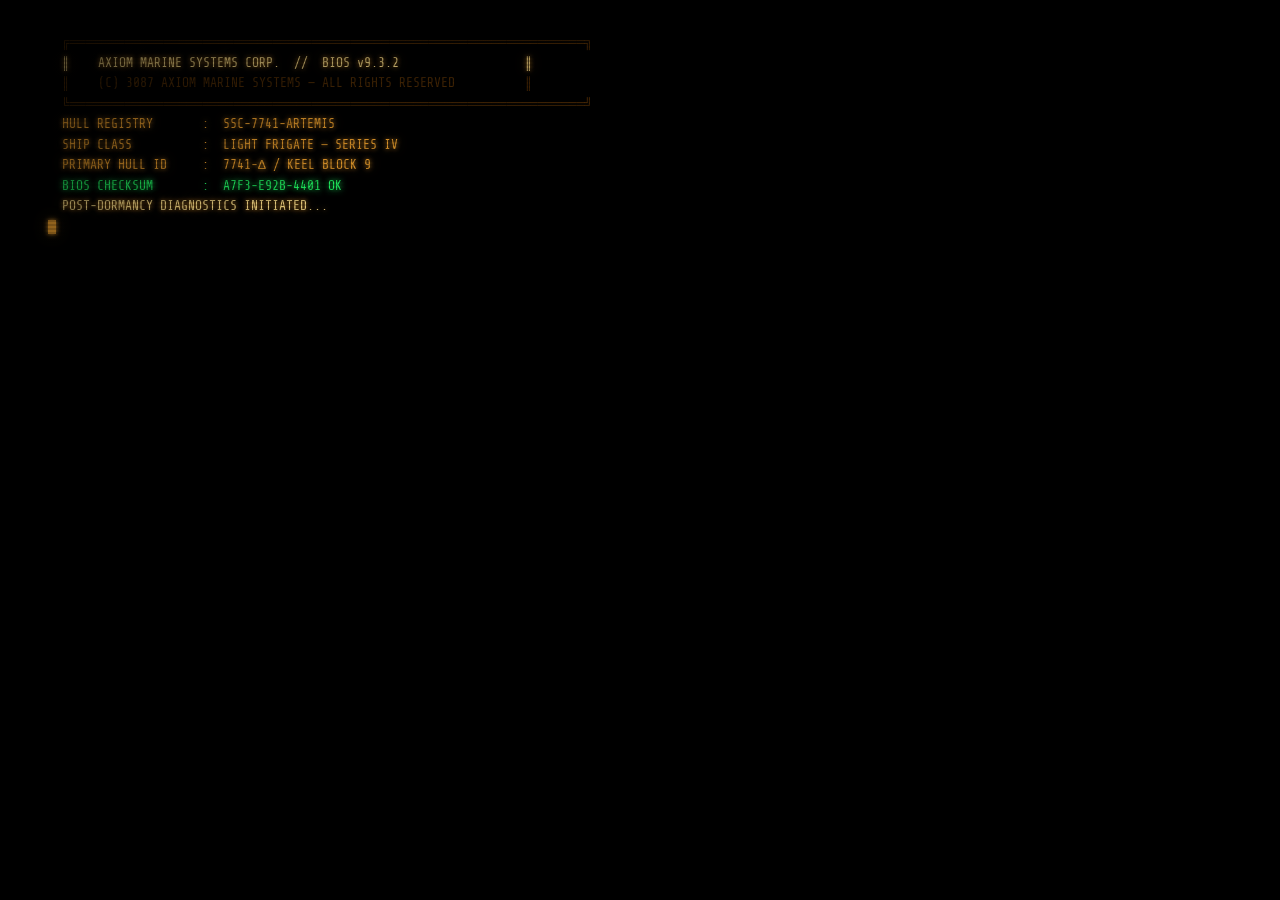
<file: POC Ideas/Starship Startup/index.html>
<!DOCTYPE html>
<html lang="en">
<head>
  <meta charset="UTF-8">
  <meta name="viewport" content="width=device-width, initial-scale=1.0">
  <title>SSC-7741 ARTEMIS — System Startup</title>
  <link rel="preconnect" href="https://fonts.googleapis.com">
  <link href="https://fonts.googleapis.com/css2?family=Share+Tech+Mono&family=VT323&family=Yuji+Syuku&display=swap" rel="stylesheet">
  <style>
    :root {
      --amber:      #f0a22e;
      --amber-dim:  rgba(180,100,10,.45);
      --amber-glow: 0 0 5px #f0a22e, 0 0 16px rgba(240,162,46,.25);
      --green:      #00ff9f;
      --cyan:       #00e5ff;
      --red:        #ff2244;
      --yellow:     #ffcc00;
      --bg:         #020810;
      --frame:      rgba(0,200,255,.22);
      --glow-cyan:  0 0 6px #00e5ff, 0 0 18px rgba(0,229,255,.22);
      --mono:       'Share Tech Mono', 'Courier New', monospace;
      --vt:         'VT323', monospace;
      --jp:         'Yuji Syuku', serif;
    }

    *, *::before, *::after { box-sizing: border-box; margin: 0; padding: 0; }

    html, body {
      width: 100%; height: 100%;
      background: #000;
      overflow: hidden;
      font-family: var(--mono);
    }

    /* ══════════════════════════════════════════
       CRT OVERLAY  (scanlines + vignette)
    ══════════════════════════════════════════ */
    #crt {
      position: fixed; inset: 0; z-index: 9999; pointer-events: none;
    }
    #crt::before {
      content: ''; position: absolute; inset: 0;
      background: repeating-linear-gradient(
        0deg, transparent, transparent 2px,
        rgba(0,0,0,.17) 2px, rgba(0,0,0,.17) 4px
      );
    }
    #crt::after {
      content: ''; position: absolute; inset: 0;
      background: radial-gradient(ellipse at center, transparent 48%, rgba(0,0,0,.80) 100%);
    }

    /* ══════════════════════════════════════════
       PHASE SCREENS
    ══════════════════════════════════════════ */
    .screen {
      position: fixed; inset: 0;
      opacity: 0; pointer-events: none;
      transition: opacity 0.45s ease;
    }
    .screen.active { opacity: 1; pointer-events: auto; }

    /* ══════════════════════════════════════════
       PHASE 1 — BIOS TERMINAL
    ══════════════════════════════════════════ */
    #bios-screen { background: #000; }

    #bios-terminal {
      position: absolute; inset: 0;
      padding: 32px 48px 32px 48px;
      font-family: var(--mono);
      font-size: 13px;
      line-height: 1.58;
      color: var(--amber);
      overflow-y: scroll;
      scrollbar-width: none;
    }
    #bios-terminal::-webkit-scrollbar { display: none; }

    .bl { display: block; opacity: 0; white-space: pre; animation: fadein .04s forwards; text-shadow: var(--amber-glow); }
    .bl.dim    { color: var(--amber-dim); text-shadow: none; }
    .bl.ok     { color: #22ff66; text-shadow: 0 0 6px #22ff66; }
    .bl.warn   { color: var(--yellow); text-shadow: 0 0 6px var(--yellow); }
    .bl.err    { color: var(--red); }
    .bl.bright { color: #ffe08a; }
    @keyframes fadein { to { opacity: 1; } }

    #bios-cursor {
      display: inline-block; width: 8px; height: 14px;
      background: var(--amber); vertical-align: text-bottom;
      animation: blinkC .7s step-end infinite;
      box-shadow: var(--amber-glow);
    }
    @keyframes blinkC { 0%,100%{opacity:1} 50%{opacity:0} }

    /* ══════════════════════════════════════════
       PHASE 2 — OS LOADING SCREEN
    ══════════════════════════════════════════ */
    #os-screen {
      background: #000;
      display: flex; align-items: center; justify-content: center;
    }

    #os-box {
      position: relative;
      width: min(94vw, 500px);
      padding: 44px 54px;
      background: rgba(0,28,0,.97);
      border: 2px solid #00cc44;
      box-shadow:
        0 0 22px rgba(0,210,60,.65),
        0 0 70px rgba(0,210,60,.28),
        inset 0 0 50px rgba(0,200,60,.08);
      text-align: center;
      animation: ospulse 2.2s ease-in-out infinite;
    }
    @keyframes ospulse {
      0%,100% { box-shadow: 0 0 22px rgba(0,210,60,.65), 0 0 70px rgba(0,210,60,.28), inset 0 0 50px rgba(0,200,60,.08); }
      50%      { box-shadow: 0 0 34px rgba(0,210,60,.9),  0 0 110px rgba(0,210,60,.5), inset 0 0 70px rgba(0,200,60,.14); }
    }

    .os-cnr { position: absolute; width: 18px; height: 18px; border-color: #00ff66; border-style: solid; }
    .os-cnr.tl { top: -2px; left: -2px;  border-width: 3px 0 0 3px; }
    .os-cnr.tr { top: -2px; right: -2px; border-width: 3px 3px 0 0; }
    .os-cnr.bl { bottom: -2px; left: -2px;  border-width: 0 0 3px 3px; }
    .os-cnr.br { bottom: -2px; right: -2px; border-width: 0 3px 3px 0; }

    #os-title {
      font-family: var(--jp); font-size: 52px; letter-spacing: 6px;
      color: #fff;
      text-shadow: 0 0 12px rgba(255,255,255,.85), 0 0 40px rgba(0,255,100,.5);
      margin-bottom: 6px; min-height: 64px;
    }
    #os-sub {
      font-family: var(--jp); font-size: 20px; letter-spacing: 3px;
      color: rgba(200,255,215,.75);
      margin-bottom: 26px; min-height: 28px;
    }
    #os-ver {
      font-family: var(--mono); font-size: 10px; letter-spacing: 2px;
      color: rgba(0,255,100,.45); margin-bottom: 26px;
    }
    #os-bar-wrap {
      height: 5px; background: rgba(0,255,100,.12);
      border: 1px solid rgba(0,255,100,.25); margin-bottom: 14px;
    }
    #os-bar {
      height: 100%; width: 0%;
      background: #00ff66; box-shadow: 0 0 10px #00ff66;
      transition: width .12s linear;
    }
    #os-msg {
      font-family: var(--mono); font-size: 10px; letter-spacing: 1.5px;
      color: rgba(0,255,100,.42);
    }

    /* Flash overlay */
    #os-flash {
      position: fixed; inset: 0; z-index: 8000;
      background: #fff; opacity: 0; pointer-events: none;
      transition: opacity .12s ease;
    }
    #os-flash.show { opacity: 1; }

    /* ══════════════════════════════════════════
       PHASE 3 — DASHBOARD
    ══════════════════════════════════════════ */
    #dash-screen {
      background: var(--bg);
      display: flex; flex-direction: column;
    }

    /* ── HEADER ── */
    .dhdr {
      flex: 0 0 auto;
      display: flex; align-items: center; justify-content: space-between;
      padding: 8px 22px;
      border-bottom: 1.5px solid var(--frame);
      background: linear-gradient(90deg, rgba(0,180,255,.06) 0%, transparent 40%, transparent 60%, rgba(0,180,255,.06) 100%);
    }
    .dhdr-title {
      font-family: var(--vt); font-size: 28px; letter-spacing: 3px;
      color: var(--cyan); text-shadow: var(--glow-cyan);
    }
    .dhdr-sub {
      font-family: var(--mono); font-size: 10px; letter-spacing: 1.5px;
      color: rgba(0,200,255,.38); margin-top: 2px;
    }
    .dhdr-right { display: flex; align-items: center; gap: 22px; }
    .alert-badge {
      font-family: var(--mono); font-size: 10px; letter-spacing: 2px;
      padding: 3px 10px; border: 1px solid;
    }
    .alert-badge.nominal  { color: var(--green); border-color: var(--green); background: rgba(0,255,159,.05); }
    .alert-badge.starting { color: var(--yellow); border-color: var(--yellow); background: rgba(255,204,0,.05); animation: blink 1.2s step-end infinite; }
    @keyframes blink { 0%,100%{opacity:1} 50%{opacity:.12} }
    .dhdr-clk {
      font-family: var(--vt); font-size: 22px; letter-spacing: 2px;
      color: var(--cyan); text-shadow: var(--glow-cyan);
    }
    .dhdr-sd {
      font-family: var(--mono); font-size: 9px; letter-spacing: 1px;
      color: rgba(0,200,255,.32); text-align: right; margin-top: 2px;
    }

    /* ── PANEL GRID ── */
    .dgrid {
      flex: 1 1 auto;
      display: grid;
      grid-template-columns: repeat(3, 1fr);
      grid-template-rows: repeat(2, 1fr);
      gap: 8px; padding: 8px;
      overflow: hidden;
    }

    .panel {
      background: rgba(0,18,38,.75);
      border: 1px solid var(--frame);
      padding: 11px 13px;
      position: relative;
      opacity: 0; transform: translateY(10px);
      transition: opacity .38s ease, transform .38s ease;
      overflow: hidden;
    }
    .panel.vis { opacity: 1; transform: translateY(0); }

    /* Corner brackets */
    .panel::before, .panel::after {
      content: ''; position: absolute;
      width: 9px; height: 9px;
      border-color: rgba(0,200,255,.38); border-style: solid;
    }
    .panel::before { top: -1px; left: -1px;   border-width: 2px 0 0 2px; }
    .panel::after  { bottom: -1px; right: -1px; border-width: 0 2px 2px 0; }

    .ptitle {
      font-family: var(--vt); font-size: 15px; letter-spacing: 2px;
      color: var(--cyan); text-shadow: 0 0 5px var(--cyan);
      border-bottom: 1px solid rgba(0,200,255,.1);
      padding-bottom: 5px; margin-bottom: 9px;
      display: flex; align-items: center; justify-content: space-between;
    }
    .pstat {
      font-family: var(--mono); font-size: 9px; letter-spacing: 1.5px;
      padding: 2px 6px; border: 1px solid;
    }
    .ps-off  { color: var(--red);    border-color: var(--red);    animation: blink 1s step-end infinite; }
    .ps-init { color: var(--yellow); border-color: var(--yellow); }
    .ps-on   { color: var(--green);  border-color: var(--green);  box-shadow: 0 0 5px rgba(0,255,159,.25); }

    /* ── ENGINE PANEL ── */
    .eng-row {
      display: grid; grid-template-columns: 52px 1fr 72px 56px;
      align-items: center; gap: 7px; margin-bottom: 7px;
    }
    .eng-lbl  { font-size: 10px; color: rgba(0,200,255,.45); letter-spacing: 1px; }
    .eng-bg   { height: 13px; background: rgba(0,200,255,.05); border: 1px solid rgba(0,200,255,.12); overflow: hidden; }
    .eng-fill {
      height: 100%; width: 0%;
      background: linear-gradient(90deg, #003366, var(--cyan));
      box-shadow: 0 0 7px var(--cyan);
      transition: width .12s linear; position: relative;
    }
    .eng-fill::after { content: ''; position: absolute; right:0; top:0; bottom:0; width:2px; background:#fff; box-shadow:0 0 5px #fff; }
    .eng-thr  { font-family: var(--mono); font-size: 10px; color: var(--cyan); text-align: right; }
    .eng-st   { font-family: var(--mono); font-size: 9px; letter-spacing: 1px; }
    .es-cold   { color: rgba(0,200,255,.28); }
    .es-ignite { color: var(--yellow); animation: blink .5s step-end infinite; }
    .es-warmup { color: var(--yellow); }
    .es-nom    { color: var(--green); }

    .react-lbl { font-size: 10px; color: rgba(0,200,255,.38); letter-spacing: 1px; margin-top: 6px; }
    .react-bg  { height: 9px; background: rgba(255,34,68,.06); border: 1px solid rgba(255,34,68,.18); overflow: hidden; margin-top: 3px; }
    .react-fill {
      height: 100%; width: 0%;
      background: linear-gradient(90deg, #440000, var(--red));
      box-shadow: 0 0 8px var(--red);
      transition: width .1s linear;
    }
    .react-row { display: flex; justify-content: space-between; margin-top: 2px; font-size: 9px; color: rgba(0,200,255,.3); }

    /* ── LIFE SUPPORT PANEL ── */
    .vital-row  { display: grid; grid-template-columns: 76px 1fr 60px; align-items: center; gap: 7px; margin-bottom: 8px; }
    .vital-lbl  { font-size: 10px; color: rgba(0,200,255,.42); letter-spacing: .8px; }
    .vital-bg   { height: 9px; background: rgba(0,200,255,.05); border: 1px solid rgba(0,200,255,.12); overflow: hidden; }
    .vital-fill { height: 100%; width: 0%; transition: width .15s linear; }
    .vital-val  { font-size: 11px; color: var(--cyan); text-align: right; font-family: var(--mono); }
    .ls-note    { font-size: 9px; color: rgba(0,200,255,.3); letter-spacing: 1px; margin-top: 6px; }

    /* ── COMMS PANEL ── */
    .comms-log { font-size: 10px; line-height: 1.65; color: rgba(0,200,255,.45); overflow: hidden; }
    .cl { display: block; }
    .cl-ok   { color: var(--green); }
    .cl-srch { color: var(--yellow); }
    .cl-fnd  { color: var(--cyan); }

    /* ── GEO PANEL ── */
    .geo-grid { display: grid; grid-template-columns: auto 1fr; gap: 3px 14px; font-size: 10px; }
    .gk { color: rgba(0,200,255,.38); letter-spacing: .7px; }
    .gv { color: var(--cyan); font-family: var(--mono); }
    .gv.res  { color: var(--yellow); animation: blink .7s step-end infinite; }
    .gv.lock { color: var(--green); animation: none; }

    /* ── SYSTEMS OVERVIEW PANEL ── */
    .sov-row  { display: flex; align-items: center; gap: 8px; margin-bottom: 7px; }
    .sov-icon { width: 28px; height: 28px; display: flex; align-items: center; justify-content: center; border: 1px solid rgba(0,200,255,.18); font-size: 12px; flex-shrink: 0; }
    .sov-info { flex: 1; }
    .sov-name { font-size: 9px; color: rgba(0,200,255,.4); letter-spacing: 1px; }
    .sov-bg   { height: 6px; background: rgba(0,200,255,.05); border: 1px solid rgba(0,200,255,.1); overflow: hidden; margin-top: 3px; }
    .sov-fill { height: 100%; width: 0%; transition: width .12s linear; }
    .sov-pct  { font-size: 10px; color: var(--cyan); width: 32px; text-align: right; flex-shrink: 0; font-family: var(--mono); }

    /* ── TIME PANEL ── */
    .time-big  { font-family: var(--vt); font-size: 44px; letter-spacing: 4px; color: var(--cyan); text-shadow: var(--glow-cyan); text-align: center; margin: 4px 0; }
    .time-date { font-family: var(--mono); font-size: 10px; letter-spacing: 2px; color: rgba(0,200,255,.45); text-align: center; }
    .time-src  { font-family: var(--mono); font-size: 9px; letter-spacing: 1.5px; color: rgba(0,255,159,.35); text-align: center; margin-top: 6px; }
    .time-log  { font-size: 9px; color: rgba(0,200,255,.3); line-height: 1.7; margin-top: 10px; }

    /* ── FOOTER ── */
    .dftr {
      flex: 0 0 auto;
      display: flex; align-items: center; justify-content: space-between;
      padding: 5px 22px;
      border-top: 1px solid var(--frame);
      background: linear-gradient(90deg, rgba(0,180,255,.05) 0%, transparent 40%, transparent 60%, rgba(0,180,255,.05) 100%);
      font-family: var(--mono); font-size: 10px; letter-spacing: 1px;
      color: rgba(0,200,255,.38);
    }
    .act-bars { display: flex; gap: 2px; align-items: center; }
    .act-bar  { width: 13px; height: 6px; background: rgba(0,200,255,.08); border: 1px solid rgba(0,200,255,.14); }
    .act-bar.on { background: var(--cyan); box-shadow: 0 0 3px var(--cyan); }

    .blink-t { animation: blink 1.5s step-end infinite; }

    /* ══════════════════════════════════════════
       EMERGENCY ALERT SYSTEM
    ══════════════════════════════════════════ */
    .alert-badge.critical {
      color: var(--red); border-color: var(--red);
      background: rgba(255,34,68,.08);
      animation: blink .4s step-end infinite;
    }

    /* Red screen-edge pulse */
    #alarm-edge {
      position: fixed; inset: 0; z-index: 4999; pointer-events: none;
    }
    #alarm-edge.active { animation: alarmPulse .7s ease-in-out infinite alternate; }
    @keyframes alarmPulse {
      0%   { box-shadow: inset 0 0 0px  rgba(255,34,68,0); }
      100% { box-shadow: inset 0 0 90px rgba(255,34,68,.68); }
    }

    /* Overlay backdrop */
    .emerg-overlay {
      position: fixed; inset: 0; z-index: 5000;
      background: rgba(28,0,0,.86);
      display: flex; align-items: center; justify-content: center;
      animation: emergBg .9s ease-in-out infinite alternate;
    }
    @keyframes emergBg {
      0%   { background: rgba(28,0,0,.86); }
      100% { background: rgba(50,0,0,.91); }
    }

    /* Modal panel */
    .emerg-modal {
      width: min(94vw, 640px);
      background: rgba(7,0,0,.98);
      border: 2px solid var(--red);
      animation: emergBorder .5s step-end infinite;
    }
    @keyframes emergBorder {
      0%,100% { border-color: var(--red);   box-shadow: 0 0 35px rgba(255,34,68,.65), 0 0 90px rgba(255,34,68,.28); }
      50%      { border-color: #ff6688; box-shadow: 0 0 55px rgba(255,34,68,1),   0 0 120px rgba(255,34,68,.5); }
    }

    .emerg-hdr {
      font-family: var(--vt); font-size: 22px; letter-spacing: 3px;
      padding: 10px 18px; text-align: center;
      animation: emergHdr .5s step-end infinite;
    }
    @keyframes emergHdr {
      0%,100% { background: var(--red); color: #000; }
      50%      { background: #1c0000;   color: var(--red); }
    }

    .emerg-body { padding: 16px 22px 20px; }

    .emerg-stitle {
      font-family: var(--vt); font-size: 15px; letter-spacing: 2px;
      color: var(--red); margin-bottom: 6px;
    }
    .emerg-detail {
      font-size: 10px; color: rgba(255,110,130,.6); letter-spacing: 1px; margin-bottom: 3px;
    }
    .emerg-bar-bg {
      height: 10px; background: rgba(255,34,68,.07);
      border: 1px solid rgba(255,34,68,.28); overflow: hidden; margin-top: 7px;
    }
    .emerg-bar { height: 100%; transition: width .16s linear; }
    .emerg-bar.hull { background: linear-gradient(90deg, #550000, var(--red)); box-shadow: 0 0 10px var(--red); }
    .emerg-bar.lock { background: linear-gradient(90deg, #880000, #ff4466);   box-shadow: 0 0 10px #ff4466; }

    .emerg-div { border-top: 1px solid rgba(255,34,68,.18); margin: 13px 0; }

    .emerg-grid { display: grid; grid-template-columns: auto 1fr; gap: 4px 16px; font-size: 11px; }
    .ek { color: rgba(255,100,120,.42); letter-spacing: .8px; }
    .ev { color: #ff7790; font-family: var(--mono); }
    .ev.danger { color: var(--red); animation: blink .4s step-end infinite; }

    .emerg-actions { display: flex; flex-direction: column; gap: 3px; margin-top: 5px; }
    .ea { font-size: 10px; color: rgba(255,130,150,.52); letter-spacing: 1px; }

    .emerg-btns {
      display: flex; gap: 14px; justify-content: center; margin-top: 18px;
    }
    .emerg-btn {
      font-family: var(--mono); font-size: 11px; letter-spacing: 2px;
      padding: 8px 20px; border: 1px solid; cursor: pointer; background: transparent;
    }
    .emerg-btn.ack    { color: rgba(255,130,150,.65); border-color: rgba(255,34,68,.35); }
    .emerg-btn.ack:hover    { background: rgba(255,34,68,.1); }
    .emerg-btn.battle { color: var(--red); border-color: var(--red); animation: emergBorder .5s step-end infinite; }
    .emerg-btn.battle:hover { background: rgba(255,34,68,.18); }
  </style>
</head>
<body>
<div id="crt"></div>

<!-- ══ PHASE 1: BIOS ══ -->
<div id="bios-screen" class="screen">
  <div id="bios-terminal">
    <div id="bios-lines"></div>
    <span id="bios-cursor"></span>
  </div>
</div>

<!-- ══ PHASE 2: OS LOADING ══ -->
<div id="os-screen" class="screen">
  <div id="os-box">
    <div class="os-cnr tl"></div><div class="os-cnr tr"></div>
    <div class="os-cnr bl"></div><div class="os-cnr br"></div>
    <div id="os-title"></div>
    <div id="os-sub"></div>
    <div id="os-ver">VER. 7.2.1 &nbsp;／／&nbsp; BUILD 3087.44.α</div>
    <div id="os-bar-wrap"><div id="os-bar"></div></div>
    <div id="os-msg">INITIALIZING...</div>
  </div>
</div>
<div id="os-flash"></div>

<!-- ══ PHASE 3: DASHBOARD ══ -->
<div id="dash-screen" class="screen">
  <header class="dhdr">
    <div>
      <div class="dhdr-title">SSC-7741 ARTEMIS &nbsp;<span class="blink-t">▮</span></div>
      <div class="dhdr-sub" id="dhdr-sub">LIGHT FRIGATE — SERIES IV &nbsp;／／&nbsp; 星界航路 OS v7.2.1 &nbsp;／／&nbsp; STARTUP IN PROGRESS</div>
    </div>
    <div class="dhdr-right">
      <div class="alert-badge starting" id="dash-alert">⚠ STARTUP</div>
      <div>
        <div class="dhdr-clk" id="dash-clk">00:00:00</div>
        <div class="dhdr-sd" id="dash-sd">STARDATE —</div>
      </div>
    </div>
  </header>

  <div class="dgrid">
    <!-- 1 ENGINES -->
    <div class="panel" id="p-eng">
      <div class="ptitle">⚙ ENGINE STATUS <span class="pstat ps-off" id="eng-stat">COLD</span></div>
      <div class="eng-row">
        <div class="eng-lbl">ENG-01</div>
        <div class="eng-bg"><div class="eng-fill" id="ef1"></div></div>
        <div class="eng-thr" id="et1">0.00 GN</div>
        <div class="eng-st es-cold" id="es1">COLD</div>
      </div>
      <div class="eng-row">
        <div class="eng-lbl">ENG-02</div>
        <div class="eng-bg"><div class="eng-fill" id="ef2"></div></div>
        <div class="eng-thr" id="et2">0.00 GN</div>
        <div class="eng-st es-cold" id="es2">COLD</div>
      </div>
      <div class="eng-row">
        <div class="eng-lbl">ENG-03</div>
        <div class="eng-bg"><div class="eng-fill" id="ef3"></div></div>
        <div class="eng-thr" id="et3">0.00 GN</div>
        <div class="eng-st es-cold" id="es3">COLD</div>
      </div>
      <div class="eng-row">
        <div class="eng-lbl">ENG-04</div>
        <div class="eng-bg"><div class="eng-fill" id="ef4"></div></div>
        <div class="eng-thr" id="et4">0.00 GN</div>
        <div class="eng-st es-cold" id="es4">COLD</div>
      </div>
      <div class="react-lbl">PLASMA REACTOR OUTPUT</div>
      <div class="react-bg"><div class="react-fill" id="react-fill"></div></div>
      <div class="react-row"><span>REACTOR</span><span id="react-pct" style="color:var(--red);">0%</span></div>
    </div>

    <!-- 2 LIFE SUPPORT -->
    <div class="panel" id="p-ls">
      <div class="ptitle">♥ LIFE SUPPORT <span class="pstat ps-off" id="ls-stat">OFFLINE</span></div>
      <div class="vital-row">
        <div class="vital-lbl">O₂ LEVEL</div>
        <div class="vital-bg"><div class="vital-fill" id="vf-o2" style="background:linear-gradient(90deg,#003355,var(--cyan));box-shadow:0 0 5px var(--cyan);"></div></div>
        <div class="vital-val" id="vv-o2">--.--%</div>
      </div>
      <div class="vital-row">
        <div class="vital-lbl">PRESSURE</div>
        <div class="vital-bg"><div class="vital-fill" id="vf-pr" style="background:linear-gradient(90deg,#003322,var(--green));box-shadow:0 0 5px var(--green);"></div></div>
        <div class="vital-val" id="vv-pr">--- kPa</div>
      </div>
      <div class="vital-row">
        <div class="vital-lbl">TEMP.</div>
        <div class="vital-bg"><div class="vital-fill" id="vf-tm" style="background:linear-gradient(90deg,#443300,var(--yellow));box-shadow:0 0 5px var(--yellow);"></div></div>
        <div class="vital-val" id="vv-tm">--.-°C</div>
      </div>
      <div class="vital-row">
        <div class="vital-lbl">HUMIDITY</div>
        <div class="vital-bg"><div class="vital-fill" id="vf-hm" style="background:linear-gradient(90deg,#002244,#00aadd);box-shadow:0 0 5px #00aadd;"></div></div>
        <div class="vital-val" id="vv-hm">--.--%</div>
      </div>
      <div class="vital-row">
        <div class="vital-lbl">CO₂</div>
        <div class="vital-bg"><div class="vital-fill" id="vf-co2" style="background:linear-gradient(90deg,#330011,var(--red));box-shadow:0 0 5px var(--red);"></div></div>
        <div class="vital-val" id="vv-co2">--- ppm</div>
      </div>
      <div class="ls-note" id="ls-note">AWAITING INITIALIZATION...</div>
    </div>

    <!-- 3 COMMUNICATIONS -->
    <div class="panel" id="p-comms">
      <div class="ptitle">◈ COMMUNICATIONS <span class="pstat ps-off" id="comms-stat">OFFLINE</span></div>
      <div class="comms-log" id="comms-log"></div>
    </div>

    <!-- 4 GEO-LOCATION -->
    <div class="panel" id="p-geo">
      <div class="ptitle">◎ GEO-LOCATION <span class="pstat ps-off" id="geo-stat">ACQUIRING</span></div>
      <div class="geo-grid">
        <span class="gk">LATITUDE</span>  <span class="gv res" id="gl-lat">SCANNING...</span>
        <span class="gk">LONGITUDE</span> <span class="gv res" id="gl-lon">SCANNING...</span>
        <span class="gk">ALTITUDE</span>  <span class="gv res" id="gl-alt">SCANNING...</span>
        <span class="gk">SECTOR</span>    <span class="gv res" id="gl-sec">SCANNING...</span>
        <span class="gk">SYSTEM</span>    <span class="gv res" id="gl-sys">SCANNING...</span>
        <span class="gk">NET NODE</span>  <span class="gv res" id="gl-net">SEARCHING...</span>
        <span class="gk">SIGNAL STR</span><span class="gv res" id="gl-sig">--.--%</span>
      </div>
    </div>

    <!-- 5 SYSTEMS OVERVIEW -->
    <div class="panel" id="p-sysov">
      <div class="ptitle">■ SYSTEMS OVERVIEW <span class="pstat ps-off" id="sov-stat">CYCLING</span></div>
      <div id="sov-list"></div>
    </div>

    <!-- 6 TIME / DATE -->
    <div class="panel" id="p-time">
      <div class="ptitle">◷ TIME &amp; DATE SYNC <span class="pstat ps-off" id="time-stat">SYNCING</span></div>
      <div class="time-big" id="time-big">--:--:--</div>
      <div class="time-date" id="time-date">AWAITING SYNC</div>
      <div class="time-src" id="time-src">SEARCHING FOR NETWORK TIME SOURCE...</div>
      <div class="time-log" id="time-log"></div>
    </div>
  </div>

  <footer class="dftr">
    <span>HULL INTEGRITY: <span style="color:var(--green)">100%</span></span>
    <div class="act-bars" id="act-bars"></div>
    <span id="foot-msg">STARTUP SEQUENCE IN PROGRESS</span>
    <span>SYSTEMS ONLINE: <span id="sys-cnt" style="color:var(--cyan)">0</span> / 6</span>
  </footer>
</div>

<!-- SCREEN-EDGE ALARM -->
<div id="alarm-edge"></div>

<!-- EMERGENCY POPUP -->
<div id="emerg-overlay" class="emerg-overlay" style="display:none;">
  <div class="emerg-modal">
    <div class="emerg-hdr">⚠ CRITICAL ALERT — COMBAT EMERGENCY ⚠</div>
    <div class="emerg-body">

      <div class="emerg-stitle">▼ HULL INTEGRITY COMPROMISED</div>
      <div class="emerg-detail">BREACH LOCATION: SECTION D-7 // STARBOARD QUARTER</div>
      <div class="emerg-detail">AFFECTED ZONES: D-7, D-8, E-7 — PRESSURE LOSS IN PROGRESS</div>
      <div class="emerg-bar-bg"><div class="emerg-bar hull" id="emerg-hull-bar" style="width:0%"></div></div>
      <div style="display:flex;justify-content:space-between;font-size:9px;color:rgba(255,100,120,.4);letter-spacing:1px;margin-top:3px;">
        <span>HULL INTEGRITY</span>
        <span style="color:var(--red);font-family:var(--mono);">67% ▼ DROPPING</span>
      </div>

      <div class="emerg-div"></div>

      <div class="emerg-stitle" style="animation:blink .4s step-end infinite;">⊕ EXTERNAL TARGETING LOCK ACQUIRED</div>
      <div class="emerg-grid">
        <span class="ek">THREAT ID</span>      <span class="ev">SIG-7X-UNKNOWN // VESSEL UNREGISTERED</span>
        <span class="ek">WEAPON SYSTEM</span>  <span class="ev">PLASMA LANCE — CLASS IV</span>
        <span class="ek">TARGETING LOCK</span> <span class="ev danger">100% — HARD LOCK</span>
        <span class="ek">ESTIMATED RANGE</span><span class="ev">4,200 KM</span>
        <span class="ek">FIRE WINDOW</span>    <span class="ev danger">⚠ OPEN</span>
      </div>
      <div class="emerg-bar-bg" style="margin-top:10px;">
        <div class="emerg-bar lock" id="emerg-lock-bar" style="width:0%"></div>
      </div>

      <div class="emerg-div"></div>

      <div class="emerg-stitle">▶ RECOMMENDED ACTIONS</div>
      <div class="emerg-actions">
        <span class="ea">[ A ]  ACTIVATE EMERGENCY SHIELDS IMMEDIATELY</span>
        <span class="ea">[ B ]  INITIATE EVASIVE MANEUVERS — VECTOR DELTA-9</span>
        <span class="ea">[ C ]  BROADCAST DISTRESS SIGNAL ON ALL FREQUENCIES</span>
      </div>

      <div class="emerg-btns">
        <button class="emerg-btn ack"    id="btn-ack">ACKNOWLEDGE</button>
        <button class="emerg-btn battle" id="btn-battle">⚡ BATTLE STATIONS</button>
      </div>
    </div>
  </div>
</div>

<script>
(() => {
  'use strict';

  /* ════════════════════════════════════════════
     HELPERS
  ════════════════════════════════════════════ */
  const sleep  = ms => new Promise(r => setTimeout(r, ms));
  const el     = id => document.getElementById(id);
  const ease   = t  => t < 0.5 ? 2*t*t : -1+(4-2*t)*t;

  /* ════════════════════════════════════════════
     DORMANCY CALCULATION
  ════════════════════════════════════════════ */
  const LAST_SHUTDOWN = new Date('2026-02-16T04:17:33Z');
  const NOW           = new Date();
  const diffMs        = NOW - LAST_SHUTDOWN;
  const dDays  = Math.floor(diffMs / 86400000);
  const dHrs   = Math.floor((diffMs % 86400000) / 3600000);
  const dMins  = Math.floor((diffMs % 3600000)  / 60000);
  const dSecs  = Math.floor((diffMs % 60000)    / 1000);
  const dormStr  = `${String(dDays).padStart(3,'0')} DAYS, ${String(dHrs).padStart(2,'0')} HRS, ${String(dMins).padStart(2,'0')} MIN, ${String(dSecs).padStart(2,'0')} SEC`;
  const shutStr  = '2026-02-16  04:17:33 UTC';
  const nowStr   = NOW.toISOString().replace('T','  ').replace(/\.\d+Z/, ' UTC');

  /* ════════════════════════════════════════════
     FOOTER ACTIVITY BARS
  ════════════════════════════════════════════ */
  const actBarsEl = el('act-bars');
  for (let i = 0; i < 14; i++) {
    const d = document.createElement('div');
    d.className = 'act-bar' + (i < 9 ? ' on' : '');
    actBarsEl.appendChild(d);
  }
  let abTick = 0;
  setInterval(() => {
    abTick++;
    const lit = 4 + Math.round(6 * Math.abs(Math.sin(abTick * 0.13)));
    actBarsEl.querySelectorAll('.act-bar').forEach((b, i) => b.classList.toggle('on', i < lit));
  }, 200);

  /* ════════════════════════════════════════════
     BIOS SCRIPT
     Each entry:
       { text, cls, delay }            — normal line
       { type:'scan', label }          — animated biometric scan
       { type:'blank', delay }         — empty line with delay
  ════════════════════════════════════════════ */
  const BS = [
    { type:'blank', delay: 80 },
    { text:'  ╔══════════════════════════════════════════════════════════════════╗', cls:'dim',    delay:20 },
    { text:'  ║    AXIOM MARINE SYSTEMS CORP.  //  BIOS v9.3.2                  ║', cls:'bright',  delay:20 },
    { text:'  ║    (C) 3087 AXIOM MARINE SYSTEMS — ALL RIGHTS RESERVED          ║', cls:'dim',    delay:20 },
    { text:'  ╚══════════════════════════════════════════════════════════════════╝', cls:'dim',    delay:80 },
    { type:'blank', delay: 40 },
    { text:`  HULL REGISTRY       :  SSC-7741-ARTEMIS`,    cls:'',      delay:40 },
    { text:`  SHIP CLASS          :  LIGHT FRIGATE — SERIES IV`,  cls:'',  delay:40 },
    { text:`  PRIMARY HULL ID     :  7741-Δ / KEEL BLOCK 9`,   cls:'',  delay:40 },
    { text:`  BIOS CHECKSUM       :  A7F3-E92B-4401 OK`,       cls:'ok', delay:40 },
    { type:'blank', delay: 80 },
    { text:'  POST-DORMANCY DIAGNOSTICS INITIATED...',          cls:'bright', delay:280 },
    { type:'blank', delay: 40 },
    { text:`  DORMANCY LOG DETECTED`,                           cls:'warn', delay:40 },
    { text:`  LAST ACTIVE         :  ${shutStr}`,              cls:'',     delay:40 },
    { text:`  CURRENT TIME        :  ${nowStr}`,               cls:'',     delay:40 },
    { text:`  ELAPSED DORMANCY    :  ${dormStr}`,              cls:'warn', delay:220 },
    { type:'blank', delay: 80 },
    { text:'  INITIALIZING HARDWARE DETECTION...',             cls:'',   delay:180 },
    { text:'  CPU CORES      :  64x QUANTUM-RISC Q9  [4.8 THz]    ....  OK', cls:'ok', delay:55 },
    { text:'  GPU ARRAY      :  16x AXIOM RENDER Ω   [512 TFLOPS]  ...  OK', cls:'ok', delay:55 },
    { text:'  CORE MEMORY    :  512 TB GRAVITON-RAM               ....  OK', cls:'ok', delay:55 },
    { text:'  QUANTUM CACHE  :  2.4 PB PHASE-CACHE v3             ....  OK', cls:'ok', delay:55 },
    { text:'  ARCHIVE STORE  :  88 PB  CRYSTALLINE ARRAY          ....  OK', cls:'ok', delay:55 },
    { type:'blank', delay: 80 },
    { text:'  RUNNING CRITICAL SYSTEM CHECKS...',              cls:'bright', delay:200 },
    { type:'blank', delay: 40 },
    { text:'  [ 01/12 ]  HULL INTEGRITY SENSORS  ..............  PASS',   cls:'ok',   delay:55 },
    { text:'  [ 02/12 ]  REACTOR CORE STATUS  ..................  STANDBY', cls:'',    delay:55 },
    { text:'  [ 03/12 ]  QUANTUM DRIVE CORE  ...................  STANDBY', cls:'',    delay:55 },
    { text:'  [ 04/12 ]  SUBLIGHT ENGINES (4/4)  ..............  STANDBY', cls:'',    delay:55 },
    { text:'  [ 05/12 ]  PLASMA MANIFOLD  ......................  NOMINAL', cls:'ok',  delay:55 },
    { text:'  [ 06/12 ]  WEAPONS LOCKOUT  ......................  ENGAGED', cls:'warn', delay:55 },
    { text:'  [ 07/12 ]  LIFE SUPPORT CORE  ...................  STANDBY', cls:'',    delay:55 },
    { text:'  [ 08/12 ]  NAVIGATION COMPUTER  .................  PASS',   cls:'ok',   delay:55 },
    { text:'  [ 09/12 ]  EMERGENCY SYSTEMS  ...................  OK',     cls:'ok',   delay:55 },
    { text:'  [ 10/12 ]  COMMUNICATIONS ARRAY  ................  OFFLINE → QUEUED', cls:'warn', delay:55 },
    { text:'  [ 11/12 ]  RADIATION SHIELDING  .................  NOMINAL', cls:'ok', delay:55 },
    { text:'  [ 12/12 ]  SELF-DESTRUCT SAFETIES  ..............  ARMED + LOCKED', cls:'warn', delay:55 },
    { type:'blank', delay: 100 },
    { text:'  ALL CHECKS COMPLETE.  CRITICAL SYSTEMS NOMINAL.',    cls:'ok',   delay:200 },
    { type:'blank', delay: 80 },
    { text:'  ━━━━━━━━━━━━━━━━━━━━━━━━━━━━━━━━━━━━━━━━━━━━━━━━━━━━━━━━━━━━━━━━━', cls:'dim', delay:40 },
    { text:'  CREW ACCESS VERIFICATION REQUIRED',                  cls:'bright', delay:200 },
    { text:'  ━━━━━━━━━━━━━━━━━━━━━━━━━━━━━━━━━━━━━━━━━━━━━━━━━━━━━━━━━━━━━━━━━', cls:'dim', delay:100 },
    { type:'blank', delay: 80 },
    { text:'  CREW MEMBER         :  CAPT. YUKI TANAKA — ID #0044-OMEGA',  cls:'',   delay:70 },
    { text:'  AUTHORIZATION LEVEL :  OMEGA-9  (COMMAND OVERRIDE TIER)',    cls:'',   delay:70 },
    { type:'blank', delay: 80 },
    { text:'  INITIATING MULTI-FACTOR BIOMETRIC VERIFICATION...',          cls:'',   delay:320 },
    { type:'blank', delay: 50 },
    { type:'scan', label:'RETINAL SCAN        ' },
    { type:'scan', label:'VOICE PATTERN       ' },
    { type:'scan', label:'NEURAL SIGNATURE    ' },
    { type:'blank', delay: 180 },
    { text:'  ACCESS CODE HASH    :  ██████████████████████████████████',  cls:'',   delay:200 },
    { text:'  ▶ AUTHORIZATION     :  *** CLEARANCE GRANTED — OMEGA-9 ***', cls:'ok', delay:350 },
    { type:'blank', delay: 100 },
    { text:'  ━━━━━━━━━━━━━━━━━━━━━━━━━━━━━━━━━━━━━━━━━━━━━━━━━━━━━━━━━━━━━━━━━', cls:'dim', delay:80 },
    { type:'blank', delay: 80 },
    { text:'  INITIALIZING STARSHIP OS...',                                cls:'bright', delay:180 },
    { text:'  LOADING  星界航路 OS  v7.2.1...',                            cls:'bright', delay:180 },
    { text:'  PLEASE STAND BY.',                                           cls:'',       delay:220 },
  ];

  /* ════════════════════════════════════════════
     BIOS RUNNER
  ════════════════════════════════════════════ */
  const biosLines = el('bios-lines');
  const biosTerminal = el('bios-terminal');

  function addBiosLine(text, cls) {
    const div = document.createElement('div');
    div.className = 'bl' + (cls ? ' ' + cls : '');
    div.textContent = text;
    biosLines.appendChild(div);
    biosTerminal.scrollTop = biosTerminal.scrollHeight;
    return div;
  }

  async function animateScan(label) {
    const total = 20;
    const lineEl = addBiosLine('', '');
    for (let b = 0; b <= total; b++) {
      const filled = '█'.repeat(b) + ' '.repeat(total - b);
      const pct    = Math.round((b / total) * 100);
      lineEl.textContent = `  ${label}:  [${filled}]  ${pct}%`;
      biosTerminal.scrollTop = biosTerminal.scrollHeight;
      await sleep(55);
    }
    lineEl.textContent = `  ${label}:  [████████████████████]  CONFIRMED ✓`;
    lineEl.className = 'bl ok';
    await sleep(120);
  }

  async function runBios() {
    el('bios-screen').classList.add('active');
    await sleep(350);

    for (const entry of BS) {
      if (entry.type === 'blank') {
        addBiosLine('', '');
        await sleep(entry.delay || 50);
      } else if (entry.type === 'scan') {
        await animateScan(entry.label);
      } else {
        addBiosLine(entry.text, entry.cls || '');
        await sleep(entry.delay || 50);
      }
    }
    await sleep(400);
  }

  /* ════════════════════════════════════════════
     OS LOADING RUNNER
  ════════════════════════════════════════════ */
  async function typeInto(id, text, charMs) {
    const target = el(id);
    target.textContent = '';
    for (const ch of text) {
      target.textContent += ch;
      await sleep(charMs);
    }
  }

  async function runOsLoad() {
    el('bios-screen').classList.remove('active');
    await sleep(300);
    el('os-screen').classList.add('active');
    await sleep(700);

    await typeInto('os-title', '星界航路', 130);
    await sleep(180);
    await typeInto('os-sub', '統合管制システム', 75);
    await sleep(380);

    const bar    = el('os-bar');
    const msgEl  = el('os-msg');
    const steps  = [
      [8,   'MOUNTING KERNEL...'],
      [20,  'LOADING CORE MODULES...'],
      [34,  'INITIALIZING HARDWARE LAYER...'],
      [48,  'STARTING SYSTEM DAEMONS...'],
      [62,  'ACTIVATING SENSOR ARRAY...'],
      [75,  'ESTABLISHING INTERNAL NETWORK...'],
      [87,  'PREPARING CREW ENVIRONMENT...'],
      [95,  'RUNNING STARTUP SCRIPTS...'],
      [100, 'STARTUP COMPLETE'],
    ];

    for (const [pct, msg] of steps) {
      bar.style.width = pct + '%';
      msgEl.textContent = msg;
      await sleep(260 + Math.random() * 180);
    }

    await sleep(700);
    const flash = el('os-flash');
    flash.classList.add('show');
    await sleep(140);
    el('os-screen').classList.remove('active');
    await sleep(160);
    flash.classList.remove('show');
  }

  /* ════════════════════════════════════════════
     DASHBOARD — SHARED HELPERS
  ════════════════════════════════════════════ */
  let sysOnline = 0;

  function systemOnline() {
    sysOnline++;
    el('sys-cnt').textContent = sysOnline;
    if (sysOnline === 6) {
      el('dash-alert').textContent = '◉ NOMINAL';
      el('dash-alert').className   = 'alert-badge nominal';
      el('dhdr-sub').textContent   = 'LIGHT FRIGATE — SERIES IV  //  STARTUP COMPLETE  //  ALL SYSTEMS NOMINAL';
      el('foot-msg').textContent   = 'ALL SYSTEMS OPERATIONAL';
      setTimeout(triggerEmergency, 4000);
    }
  }

  async function showPanel(id, delay) {
    await sleep(delay);
    el(id).classList.add('vis');
  }

  /* ════════════════════════════════════════════
     DASHBOARD CLOCK
  ════════════════════════════════════════════ */
  (() => {
    let sd = 3087.441;
    function tick() {
      const n = new Date();
      sd += 0.00012;
      el('dash-clk').textContent = n.toTimeString().slice(0, 8);
      el('dash-sd').textContent  = 'STARDATE ' + sd.toFixed(3);
    }
    tick();
    setInterval(tick, 1000);
  })();

  /* ════════════════════════════════════════════
     PANEL 1 — ENGINES
  ════════════════════════════════════════════ */
  async function runEngines() {
    await sleep(700);
    const maxThrust = [2.42, 2.38, 2.51, 2.45];
    const stagger   = [0, 620, 1240, 1860];
    let nomCount    = 0;
    const STEPS     = 80;

    // Reactor bar runs in parallel
    (async () => {
      await sleep(350);
      for (let s = 0; s <= 100; s++) {
        el('react-fill').style.width = s + '%';
        el('react-pct').textContent  = s + '%';
        if (s === 100) el('react-pct').style.color = 'var(--red)';
        await sleep(32);
      }
    })();

    stagger.forEach(async (lag, idx) => {
      const n   = idx + 1;
      const max = maxThrust[idx];
      await sleep(lag);

      el(`es${n}`).textContent = 'IGNITE';
      el(`es${n}`).className   = 'eng-st es-ignite';

      for (let s = 0; s <= STEPS; s++) {
        const t      = s / STEPS;
        const eased  = ease(t);
        const thrust = (eased * max).toFixed(2);
        const pct    = eased * 100;
        el(`ef${n}`).style.width = pct + '%';
        el(`et${n}`).textContent  = thrust + ' GN';

        if (s === 16) {
          el(`es${n}`).textContent = 'WARM-UP';
          el(`es${n}`).className   = 'eng-st es-warmup';
        }
        await sleep(38);
      }

      el(`es${n}`).textContent = 'NOMINAL';
      el(`es${n}`).className   = 'eng-st es-nom';
      nomCount++;

      if (nomCount === 4) {
        el('eng-stat').textContent = 'NOMINAL';
        el('eng-stat').className   = 'pstat ps-on';
        systemOnline();
      }
    });
  }

  /* ════════════════════════════════════════════
     PANEL 2 — LIFE SUPPORT
  ════════════════════════════════════════════ */
  async function runLifeSupport() {
    await sleep(1800);
    el('ls-stat').textContent = 'INIT';
    el('ls-stat').className   = 'pstat ps-init';
    el('ls-note').textContent = 'PRESSURIZING COMPARTMENTS...';

    await sleep(700);

    // [fillId, valId, barTargetPct, valueFn]
    const vitals = [
      ['vf-o2',  'vv-o2',  78, p => (p * 0.270).toFixed(1) + '%'],
      ['vf-pr',  'vv-pr',  82, p => Math.round(p * 1.235) + ' kPa'],
      ['vf-tm',  'vv-tm',  62, p => (p * 0.355).toFixed(1) + '°C'],
      ['vf-hm',  'vv-hm',  52, p => (p * 0.865).toFixed(1) + '%'],
      ['vf-co2', 'vv-co2', 22, p => Math.round(p * 18.2) + ' ppm'],
    ];

    vitals.forEach(async ([fid, vid, target, fmt], i) => {
      await sleep(i * 280);
      const STEPS = 55;
      for (let s = 0; s <= STEPS; s++) {
        const pct = (s / STEPS) * target;
        el(fid).style.width = pct + '%';
        el(vid).textContent = fmt(pct);
        await sleep(28);
      }
    });

    await sleep(vitals.length * 280 + 1700);
    el('ls-stat').textContent = 'ONLINE';
    el('ls-stat').className   = 'pstat ps-on';
    el('ls-note').textContent = 'ALL COMPARTMENTS PRESSURIZED — NOMINAL';
    systemOnline();
  }

  /* ════════════════════════════════════════════
     PANEL 3 — COMMUNICATIONS
  ════════════════════════════════════════════ */
  async function runComms() {
    await sleep(900);
    const log = el('comms-log');

    const steps = [
      ['> POWERING COMMS ARRAY...',                         '',       550],
      ['> ARRAY ONLINE. SCANNING FREQUENCIES...',           'cl-ok',  400],
      ['> BROADCASTING SHIP ID: SSC-7741-ARTEMIS...',       '',       450],
      ['> SCANNING FOR PUBLIC NETWORK NODES...',            'cl-srch', 900],
      ['> NODE DETECTED: KETHARA PRIME RELAY — SIG: 94%',  'cl-fnd', 280],
      ['> NODE DETECTED: OUTPOST-7 CARRIER — SIG: 58%',    'cl-fnd', 280],
      ['> NODE DETECTED: ORBITAL BUOY K-12 — SIG: 31%',   'cl-fnd', 280],
      ['> HANDSHAKING: KETHARA PRIME RELAY...',             'cl-srch', 720],
      ['> CONNECTION ESTABLISHED ✓',                        'cl-ok',  280],
      ['> UPLINK: 48 GBPS &nbsp;|&nbsp; DOWNLINK: 52 GBPS','',       200],
      ['> QUEUED MSGS: 14 NEW &nbsp;|&nbsp; PRIORITY: 2',  'cl-fnd', 0],
    ];

    for (const [msg, cls, delay] of steps) {
      const span = document.createElement('span');
      span.className = 'cl' + (cls ? ' ' + cls : '');
      span.innerHTML = msg;
      log.appendChild(span);
      if (delay) await sleep(delay);
    }

    el('comms-stat').textContent = 'ONLINE';
    el('comms-stat').className   = 'pstat ps-on';
    systemOnline();
  }

  /* ════════════════════════════════════════════
     PANEL 4 — GEO-LOCATION
  ════════════════════════════════════════════ */
  async function runGeo() {
    await sleep(1400);
    el('geo-stat').textContent = 'ACQUIRING';
    el('geo-stat').className   = 'pstat ps-init';

    await sleep(1100);

    const CHARS = '0123456789ABCDEF+-.°′″ ';
    async function resolve(id, value, lag) {
      await sleep(lag);
      const e = el(id);
      for (let i = 0; i < 9; i++) {
        e.textContent = Array.from({length: Math.max(value.length, 8)}, () =>
          CHARS[Math.floor(Math.random() * CHARS.length)]
        ).join('');
        await sleep(72);
      }
      e.textContent = value;
      e.className   = 'gv lock';
    }

    await resolve('gl-lat', '34° 52′ 17.4″ N',       0);
    await resolve('gl-lon', '138° 22′ 44.1″ E',     220);
    await resolve('gl-alt', '312.4 M ASL',           440);
    await resolve('gl-sec', 'SECTOR 7-GARM',         660);
    await resolve('gl-sys', 'KETHARA SYSTEM',        880);
    await resolve('gl-net', 'KETHARA PRIME RELAY',  1100);
    await resolve('gl-sig', '94.2%',                1320);

    el('geo-stat').textContent = 'LOCKED';
    el('geo-stat').className   = 'pstat ps-on';
    systemOnline();
  }

  /* ════════════════════════════════════════════
     PANEL 5 — SYSTEMS OVERVIEW
  ════════════════════════════════════════════ */
  const SOV_DATA = [
    { name:'HULL INTEGRITY',    icon:'▣', pct:100, col:'var(--green)'  },
    { name:'WEAPONS LOCKOUT',   icon:'⚡', pct:100, col:'var(--red)'   },
    { name:'SHIELDS',           icon:'◈',  pct:0,   col:'var(--cyan)'  },
    { name:'SENSOR ARRAY',      icon:'◎',  pct:88,  col:'var(--cyan)'  },
    { name:'STEALTH SYSTEMS',   icon:'▲',  pct:0,   col:'var(--yellow)'},
    { name:'EMERGENCY SYSTEMS', icon:'✦',  pct:100, col:'var(--green)' },
  ];

  async function runSysOv() {
    const list = el('sov-list');
    SOV_DATA.forEach((s, i) => {
      list.insertAdjacentHTML('beforeend', `
        <div class="sov-row">
          <div class="sov-icon" style="color:${s.col};border-color:${s.col}26;">${s.icon}</div>
          <div class="sov-info">
            <div class="sov-name">${s.name}</div>
            <div class="sov-bg">
              <div class="sov-fill" id="sf${i}" style="background:${s.col};box-shadow:0 0 5px ${s.col};"></div>
            </div>
          </div>
          <div class="sov-pct" id="sp${i}" style="color:${s.col};">0%</div>
        </div>`);
    });

    await sleep(1100);

    SOV_DATA.forEach(async (s, i) => {
      await sleep(i * 230);
      const tgt = s.pct;
      for (let p = 0; p <= tgt; p += 2) {
        el(`sf${i}`).style.width  = p + '%';
        el(`sp${i}`).textContent  = p + '%';
        await sleep(18);
      }
      el(`sf${i}`).style.width  = tgt + '%';
      el(`sp${i}`).textContent  = tgt + '%';
    });

    await sleep(SOV_DATA.length * 230 + 800);
    el('sov-stat').textContent = 'UPDATED';
    el('sov-stat').className   = 'pstat ps-on';
    systemOnline();
  }

  /* ════════════════════════════════════════════
     PANEL 6 — TIME / DATE SYNC
  ════════════════════════════════════════════ */
  async function runTimeSync() {
    await sleep(2200);
    const logEl  = el('time-log');
    const srcEl  = el('time-src');

    const logLine = async (txt, delay = 380) => {
      logEl.textContent += txt + '\n';
      await sleep(delay);
    };

    await logLine('> CONTACTING NTP: KETHARA PRIME RELAY...');
    await logLine('> RESPONSE LATENCY: 12 ms',       300);
    await logLine('> TIME DELTA: +0.003 SEC',         280);
    await logLine('> APPLYING CORRECTION...',         450);
    await logLine('> SYNCHRONIZATION COMPLETE ✓',    200);

    el('time-stat').textContent = 'SYNCED';
    el('time-stat').className   = 'pstat ps-on';
    srcEl.textContent = 'SYNCED — KETHARA PRIME NTP RELAY // LATENCY 12ms';

    function tick() {
      const n = new Date();
      el('time-big').textContent  = n.toTimeString().slice(0, 8);
      el('time-date').textContent = n.toDateString().toUpperCase();
    }
    tick();
    setInterval(tick, 1000);
    systemOnline();
  }

  /* ════════════════════════════════════════════
     MAIN SEQUENCE
  ════════════════════════════════════════════ */
  async function main() {
    await runBios();
    await sleep(550);
    await runOsLoad();
    await sleep(380);

    el('dash-screen').classList.add('active');

    // Stagger panels
    showPanel('p-eng',   0);
    showPanel('p-ls',    160);
    showPanel('p-comms', 320);
    showPanel('p-geo',   480);
    showPanel('p-sysov', 640);
    showPanel('p-time',  800);

    // All sub-systems run concurrently
    runEngines();
    runLifeSupport();
    runComms();
    runGeo();
    runSysOv();
    runTimeSync();
  }

  /* ════════════════════════════════════════════
     EMERGENCY SEQUENCE
  ════════════════════════════════════════════ */
  async function triggerEmergency() {
    // Phase 1 — Anomalous signal warning
    el('foot-msg').textContent  = '⚠  WARNING: ANOMALOUS SIGNAL DETECTED ON LONG-RANGE SENSORS';
    el('dash-alert').textContent = '⚠ WARNING';
    el('dash-alert').className   = 'alert-badge starting';
    el('dhdr-sub').textContent   = 'LIGHT FRIGATE — SERIES IV  //  ⚠ ANOMALOUS SIGNAL DETECTED  //  INVESTIGATING';

    await sleep(1600);

    // Phase 2 — Hull breach registered
    el('foot-msg').textContent  = '● CRITICAL: HULL BREACH — SECTION D-7 STARBOARD QUARTER';
    el('dash-alert').textContent = '● CRITICAL';
    el('dash-alert').className   = 'alert-badge critical';
    el('dhdr-sub').textContent   = 'LIGHT FRIGATE — SERIES IV  //  ● HULL BREACH D-7  //  PRESSURE DROPPING';

    // Animate hull integrity bar dropping in systems overview
    el('sf0').style.background = 'linear-gradient(90deg,#440000,var(--red))';
    el('sf0').style.boxShadow  = '0 0 6px var(--red)';
    el('sp0').style.color      = 'var(--red)';
    for (let p = 100; p >= 67; p--) {
      el('sf0').style.width = p + '%';
      el('sp0').textContent = p + '%';
      await sleep(22);
    }

    // Concurrently: pressure in life support dropping
    (async () => {
      for (let p = 82; p >= 49; p--) {
        el('vf-pr').style.width = p + '%';
        el('vv-pr').textContent = Math.round(p * 1.235) + ' kPa';
        await sleep(38);
      }
      el('ls-stat').textContent = 'CRITICAL';
      el('ls-stat').className   = 'pstat ps-off';
      el('ls-note').textContent = '⚠ PRESSURE LOSS — SECTION D-7 BREACH';
    })();

    await sleep(1000);

    // Phase 3 — Red screen-edge alarm
    el('alarm-edge').classList.add('active');

    await sleep(900);

    // Phase 4 — Weapons lock popup
    el('emerg-overlay').style.display = 'flex';
    el('emerg-hull-bar').style.width  = '67%';

    // Animate targeting lock bar to 100%
    for (let p = 0; p <= 100; p++) {
      el('emerg-lock-bar').style.width = p + '%';
      await sleep(16);
    }
  }

  // Emergency popup button handlers
  el('btn-ack').addEventListener('click', () => {
    el('emerg-overlay').style.display = 'none';
    el('foot-msg').textContent = '⚠  ALERT ACKNOWLEDGED — WEAPONS THREAT REMAINS ACTIVE';
  });

  el('btn-battle').addEventListener('click', () => {
    el('emerg-overlay').style.display = 'none';
    el('dash-alert').textContent = '⚡ BATTLE STATIONS';
    el('dash-alert').className   = 'alert-badge critical';
    el('dhdr-sub').textContent   = 'LIGHT FRIGATE — SERIES IV  //  ⚡ BATTLE STATIONS  //  SHIELDS ACTIVATING';
    el('foot-msg').textContent   = '⚡ BATTLE STATIONS — ALL CREW REPORT TO COMBAT POSITIONS';
  });

  main();
})();
</script>
</body>
</html>
</file>
